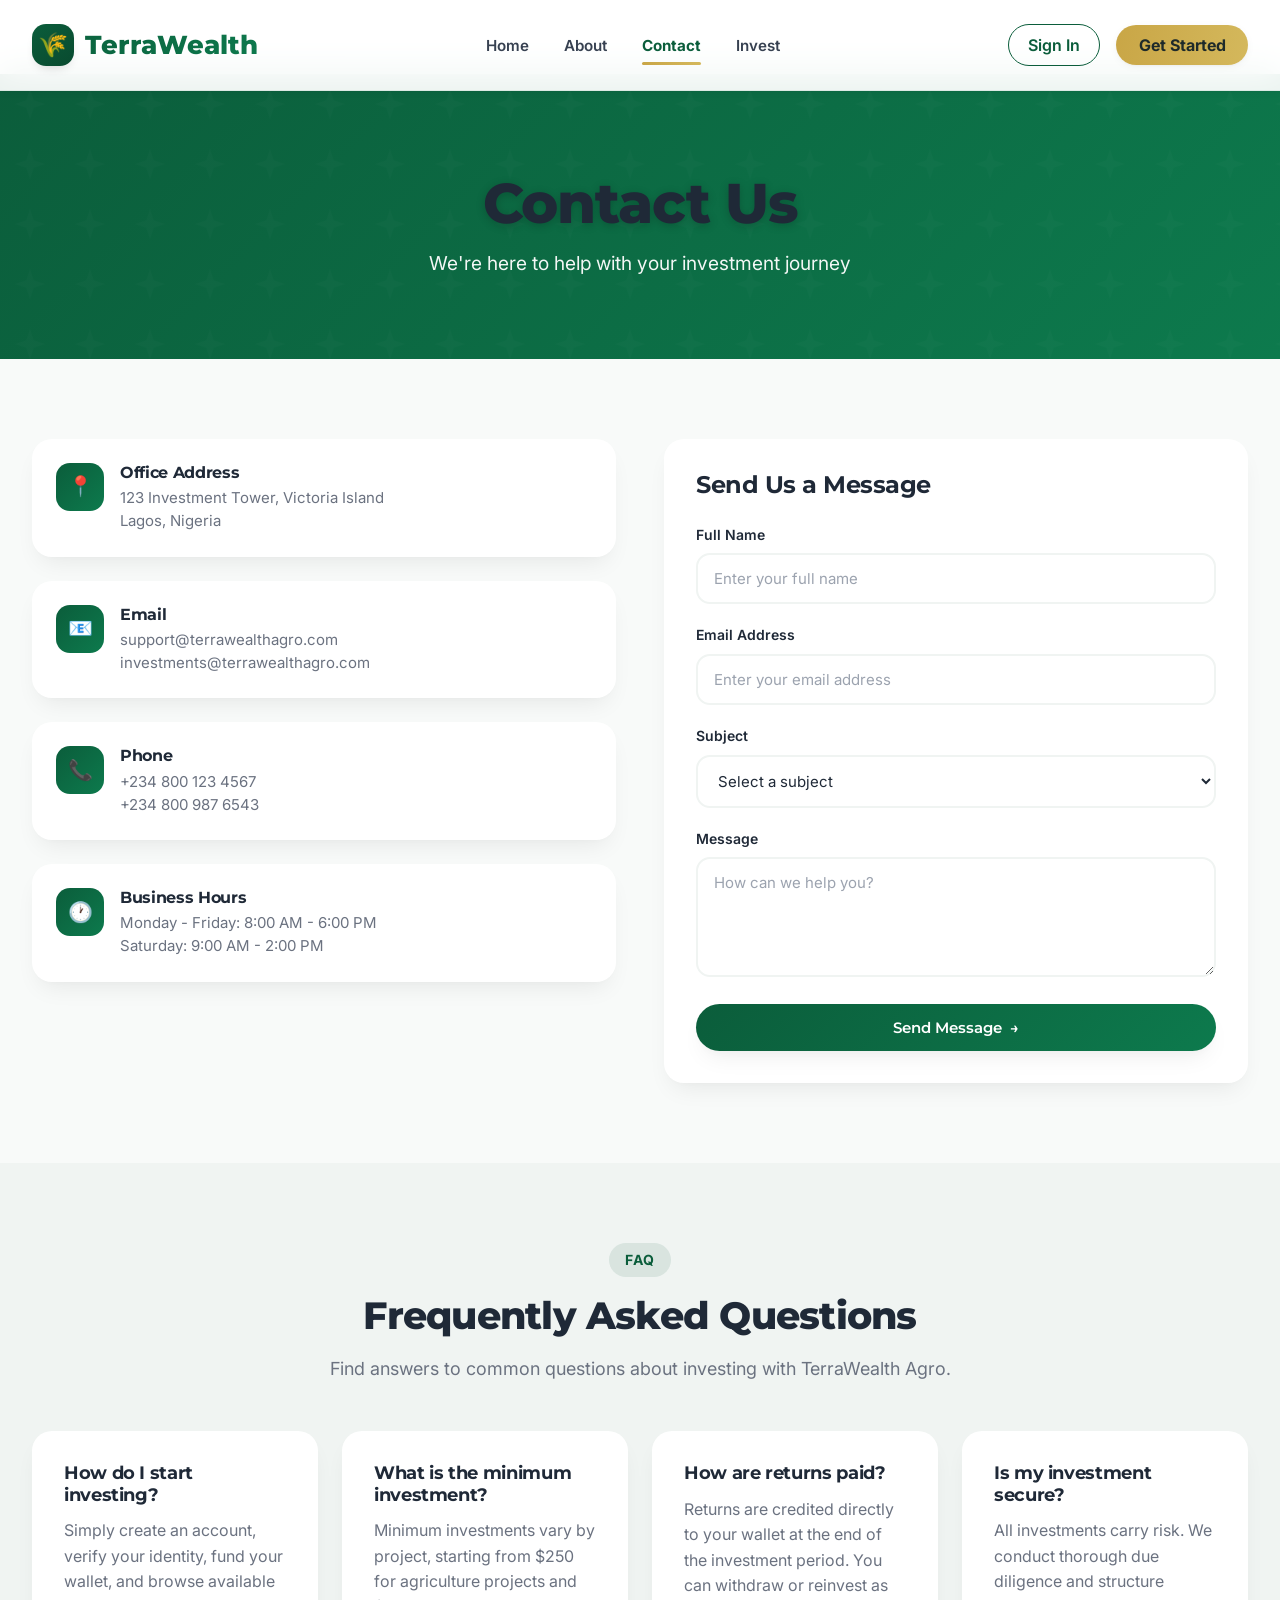
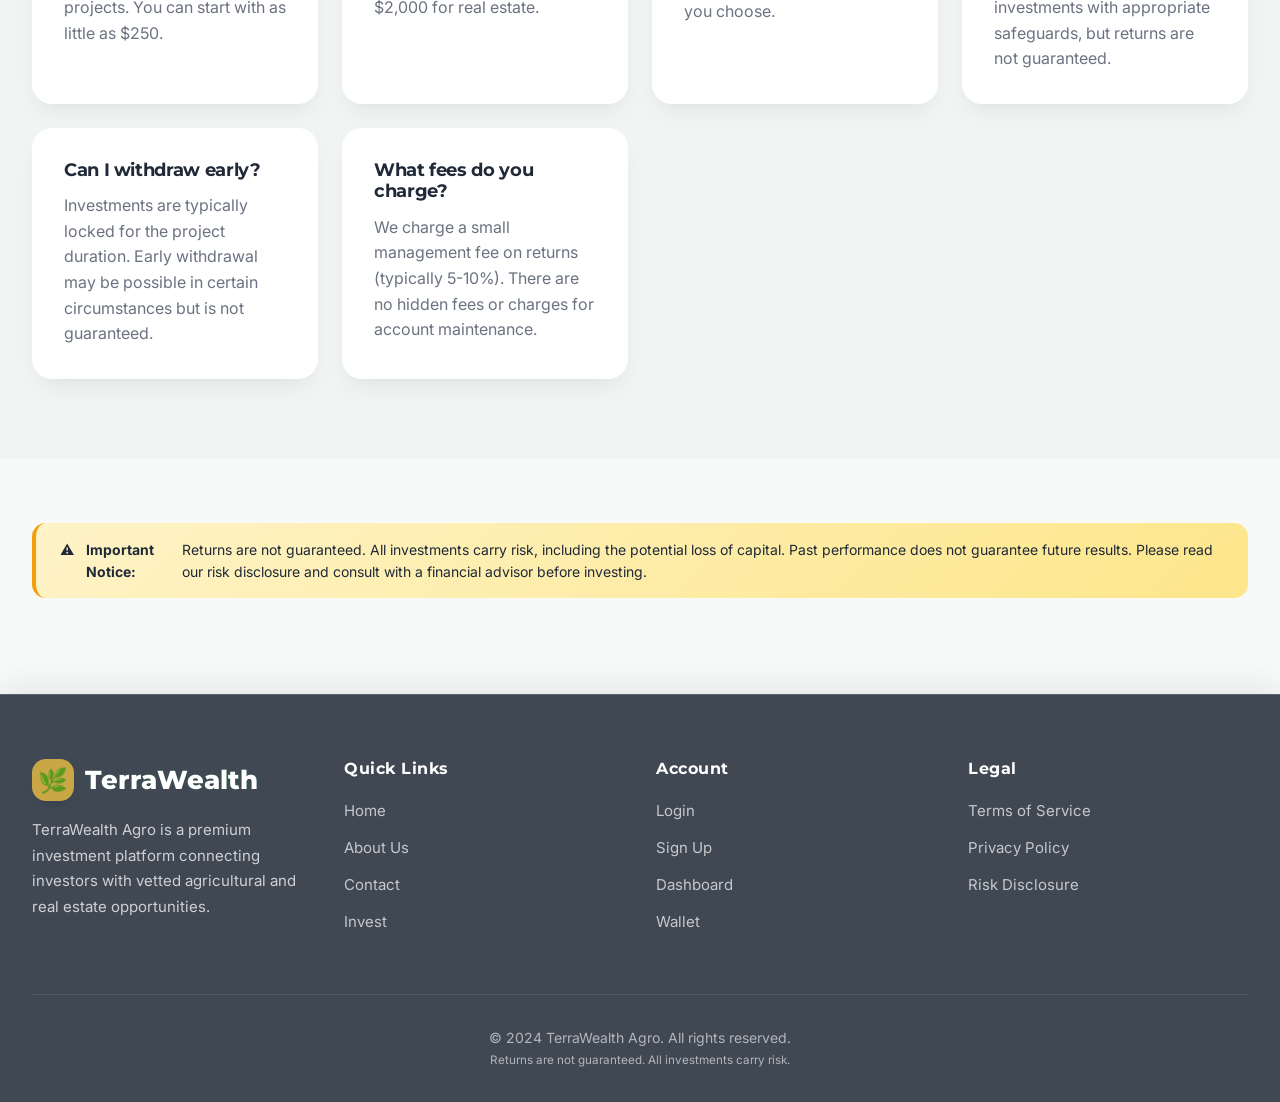
<file: contact.html>
<!DOCTYPE html>
<html lang="en">
<head>
  <meta charset="UTF-8">
  <meta name="viewport" content="width=device-width, initial-scale=1.0">
  <title>TerraWealth Agro | Contact – World-Class Investment Platform</title>
  <meta name="description" content="Get in touch with TerraWealth Agro. We're here to help with your investment questions.">
  
  <!-- Fonts & Preconnects -->
  <link rel="preconnect" href="https://fonts.googleapis.com">
  <link rel="preconnect" href="https://fonts.gstatic.com" crossorigin>
  <link href="https://fonts.googleapis.com/css2?family=Inter:opsz,wght@14..32,300;14..32,400;14..32,500;14..32,600;14..32,700;14..32,800&family=Montserrat:wght@400;500;600;700;800&display=swap" rel="stylesheet">
  
  <!-- Font Awesome 6 -->
  <link rel="stylesheet" href="https://cdnjs.cloudflare.com/ajax/libs/font-awesome/6.0.0-beta3/css/all.min.css">
  <link rel="stylesheet" href="./css/styles.css">
  <style>
    /* ------------------------------------------------------------
       TERRAWEALTH AGRO — WORLD-CLASS CONTACT PAGE
       Preserves all original content, adds premium navbar, preloader, glass footer
    ------------------------------------------------------------ */
    :root {
      --deep-green: #0B5D3B;
      --deep-green-dark: #094a2f;
      --deep-green-light: #0d7a4d;
      --gold: #C9A646;
      --gold-light: #d4b85c;
      --gold-dark: #b8943a;
      --white: #FFFFFF;
      --off-white: #F8FAF9;
      --light-gray: #F0F4F2;
      --medium-gray: #9CA3AF;
      --dark-gray: #374151;
      --text-dark: #1F2937;
      --text-light: #6B7280;
      --success: #10B981;
      --warning: #F59E0B;
      --danger: #EF4444;
      --info: #3B82F6;
      --shadow-xs: 0 1px 2px rgba(0,0,0,0.03);
      --shadow-sm: 0 2px 8px rgba(0,0,0,0.04), 0 1px 2px rgba(0,0,0,0.03);
      --shadow-md: 0 12px 24px -8px rgba(0,0,0,0.08), 0 4px 8px -2px rgba(0,0,0,0.02);
      --shadow-lg: 0 20px 32px -12px rgba(0,0,0,0.12), 0 8px 12px -6px rgba(0,0,0,0.05);
      --shadow-xl: 0 30px 40px -16px rgba(0,0,0,0.18);
      --radius-sm: 8px;
      --radius-md: 14px;
      --radius-lg: 20px;
      --radius-xl: 28px;
      --transition-smooth: all 0.35s cubic-bezier(0.2, 0.9, 0.4, 1.1);
    }

    * {
      margin: 0;
      padding: 0;
      box-sizing: border-box;
    }

    body {
      font-family: 'Inter', 'Open Sans', system-ui, -apple-system, sans-serif;
      font-size: 16px;
      line-height: 1.55;
      color: var(--text-dark);
      background-color: var(--off-white);
      scroll-behavior: smooth;
    }

    h1, h2, h3, h4, h5, h6 {
      font-family: 'Montserrat', 'Inter', sans-serif;
      font-weight: 700;
      line-height: 1.2;
      letter-spacing: -0.02em;
    }

    .container {
      max-width: 1280px;
      margin: 0 auto;
      padding: 0 2rem;
    }

    /* ========== WORLD-CLASS NAVBAR (GLASS, MODERN, ANIMATED) ========== */
    .navbar {
      position: fixed;
      top: 0;
      left: 0;
      width: 100%;
      z-index: 1100;
      background: rgba(255, 255, 255, 0.92);
      backdrop-filter: blur(16px);
      -webkit-backdrop-filter: blur(16px);
      border-bottom: 1px solid rgba(11, 93, 59, 0.08);
      transition: all 0.4s ease;
      padding: 0.5rem 0;
    }

    .navbar.scrolled {
      background: rgba(255, 255, 255, 0.97);
      backdrop-filter: blur(20px);
      box-shadow: var(--shadow-md);
      padding: 0.2rem 0;
    }

    .navbar .container {
      display: flex;
      align-items: center;
      justify-content: space-between;
      height: 74px;
    }

    .logo {
      display: flex;
      align-items: center;
      gap: 0.7rem;
      font-family: 'Montserrat', sans-serif;
      font-weight: 800;
      font-size: 1.65rem;
      background: linear-gradient(135deg, var(--deep-green) 0%, var(--deep-green-light) 100%);
      -webkit-background-clip: text;
      background-clip: text;
      color: transparent;
      transition: transform 0.2s;
    }
    .logo:hover { transform: scale(1.02); }

    .logo-icon {
      width: 42px;
      height: 42px;
      background: linear-gradient(145deg, var(--deep-green), var(--deep-green-dark));
      border-radius: var(--radius-md);
      display: flex;
      align-items: center;
      justify-content: center;
      color: var(--gold);
      font-size: 1.5rem;
      box-shadow: 0 6px 12px -6px rgba(0,0,0,0.2);
      transition: all 0.2s;
    }

    .nav-links {
      display: flex;
      gap: 2.2rem;
      list-style: none;
    }

    .nav-links a {
      font-weight: 600;
      font-size: 0.95rem;
      color: var(--dark-gray);
      position: relative;
      padding: 0.5rem 0;
      transition: color 0.2s;
    }

    .nav-links a::after {
      content: '';
      position: absolute;
      bottom: -2px;
      left: 0;
      width: 0%;
      height: 2.5px;
      background: linear-gradient(90deg, var(--gold), var(--gold-light));
      border-radius: 2px;
      transition: width 0.3s ease;
    }

    .nav-links a:hover { color: var(--deep-green); }
    .nav-links a:hover::after,
    .nav-links a.active::after { width: 100%; }
    .nav-links a.active { color: var(--deep-green); font-weight: 700; }

    .nav-auth {
      display: flex;
      gap: 1rem;
      align-items: center;
    }

    .btn-outline-light {
      background: transparent;
      border: 1.5px solid var(--deep-green);
      color: var(--deep-green);
      padding: 0.5rem 1.2rem;
      border-radius: 40px;
      font-weight: 600;
      transition: all 0.25s;
    }
    .btn-outline-light:hover {
      background: var(--deep-green);
      color: white;
      transform: translateY(-2px);
    }
    .btn-primary-gold {
      background: linear-gradient(100deg, var(--gold), var(--gold-light));
      border: none;
      color: #1e2a2a;
      padding: 0.5rem 1.4rem;
      border-radius: 40px;
      font-weight: 700;
      box-shadow: var(--shadow-sm);
      transition: all 0.25s;
    }
    .btn-primary-gold:hover {
      transform: translateY(-2px);
      box-shadow: var(--shadow-md);
      filter: brightness(1.02);
    }

    /* mobile menu button */
    .mobile-menu-btn {
      display: none;
      flex-direction: column;
      gap: 6px;
      background: none;
      border: none;
      cursor: pointer;
      padding: 8px;
      z-index: 1150;
      position: relative;
    }
    .mobile-menu-btn span {
      width: 28px;
      height: 2.5px;
      background: var(--deep-green);
      border-radius: 4px;
      transition: all 0.25s cubic-bezier(0.4, 0, 0.2, 1);
    }

    /* WORLD-CLASS FULLSCREEN HAMBURGER MENU (SLIDE FROM RIGHT) */
    .mobile-menu-overlay {
      position: fixed;
      top: 0;
      right: 0;
      width: 100%;
      height: 100%;
      background: rgba(10, 40, 25, 0.96);
      backdrop-filter: blur(20px);
      -webkit-backdrop-filter: blur(20px);
      z-index: 1200;
      transform: translateX(100%);
      transition: transform 0.5s cubic-bezier(0.2, 0.9, 0.4, 1.1);
      visibility: hidden;
      display: flex;
      flex-direction: column;
      justify-content: center;
      align-items: center;
    }
    .mobile-menu-overlay.active {
      transform: translateX(0);
      visibility: visible;
    }
    .mobile-menu-container {
      width: 90%;
      max-width: 400px;
      text-align: center;
      padding: 2rem;
    }
    .mobile-menu-container .nav-links {
      display: flex;
      flex-direction: column;
      gap: 2rem;
      margin-bottom: 2.5rem;
    }
    .mobile-menu-container .nav-links li {
      list-style: none;
    }
    .mobile-menu-container .nav-links a {
      font-size: 1.6rem;
      font-weight: 600;
      color: white;
      letter-spacing: -0.3px;
      transition: all 0.2s;
      position: relative;
      display: inline-block;
    }
    .mobile-menu-container .nav-links a::after {
      content: '';
      position: absolute;
      bottom: -6px;
      left: 50%;
      transform: translateX(-50%);
      width: 0%;
      height: 2px;
      background: linear-gradient(90deg, var(--gold), var(--gold-light));
      transition: width 0.25s;
    }
    .mobile-menu-container .nav-links a:hover::after,
    .mobile-menu-container .nav-links a.active::after {
      width: 70%;
    }
    .mobile-menu-container .nav-links a:hover {
      color: var(--gold-light);
    }
    .mobile-menu-container .nav-auth {
      display: flex;
      flex-direction: column;
      gap: 1rem;
      width: 100%;
    }
    .mobile-menu-container .nav-auth .btn {
      width: 100%;
      text-align: center;
      background: rgba(255,255,240,0.1);
      backdrop-filter: blur(4px);
      border: 1px solid rgba(255,215,120,0.4);
      color: white;
      padding: 0.9rem;
      font-size: 1rem;
    }
    .mobile-menu-container .nav-auth .btn-primary-gold {
      background: linear-gradient(100deg, var(--gold), var(--gold-light));
      color: #1e2a2a;
      border: none;
    }
    .mobile-close-btn {
      position: absolute;
      top: 28px;
      right: 28px;
      background: rgba(255,255,255,0.2);
      border: none;
      width: 48px;
      height: 48px;
      border-radius: 50%;
      font-size: 1.8rem;
      color: white;
      cursor: pointer;
      transition: all 0.2s;
      backdrop-filter: blur(8px);
      display: flex;
      align-items: center;
      justify-content: center;
    }
    .mobile-close-btn:hover {
      background: rgba(255,255,255,0.4);
      transform: rotate(90deg);
    }
    body.menu-open {
      overflow: hidden;
    }

    @media (max-width: 880px) {
      .nav-links, .nav-auth {
        display: none;
      }
      .mobile-menu-btn {
        display: flex;
      }
      /* hide old .mobile-menu if exists */
      .mobile-menu {
        display: none;
      }
    }

    /* ========== PAGE HEADER (HERO) ========== */
    .page-header {
      background: linear-gradient(135deg, var(--deep-green) 0%, var(--deep-green-light) 100%);
      padding: 6rem 0 5rem;
      color: var(--white);
      text-align: center;
      margin-top: 74px;
      position: relative;
      overflow: hidden;
    }
    .page-header::before {
      content: '';
      position: absolute;
      inset: 0;
      background-image: url("data:image/svg+xml,%3Csvg width='80' height='80' viewBox='0 0 80 80' xmlns='http://www.w3.org/2000/svg'%3E%3Cg fill='none' fill-rule='evenodd'%3E%3Cg fill='%23ffffff' fill-opacity='0.05'%3E%3Cpath d='M40 20 L45 35 L60 40 L45 45 L40 60 L35 45 L20 40 L35 35 Z'/%3E%3C/g%3E%3C/g%3E%3C/svg%3E");
      background-repeat: repeat;
      background-size: 60px;
      opacity: 0.3;
      animation: slowDrift 40s linear infinite;
      pointer-events: none;
    }
    @keyframes slowDrift {
      0% { background-position: 0 0; }
      100% { background-position: 120px 120px; }
    }
    .page-header .container {
      position: relative;
      z-index: 2;
    }
    .page-title {
      font-size: clamp(2.5rem, 5vw, 3.5rem);
      font-weight: 800;
      margin-bottom: 0.75rem;
      text-shadow: 0 2px 10px rgba(0,0,0,0.2);
    }
    .page-subtitle {
      font-size: 1.2rem;
      opacity: 0.95;
      max-width: 700px;
      margin: 0 auto;
    }

    /* Contact sections (preserved) */
    .section {
      padding: 5rem 0;
    }
    .section-header {
      text-align: center;
      max-width: 640px;
      margin: 0 auto 3rem;
    }
    .section-label {
      display: inline-block;
      padding: 0.375rem 1rem;
      background: rgba(11, 93, 59, 0.1);
      color: var(--deep-green);
      font-size: 0.875rem;
      font-weight: 700;
      text-transform: uppercase;
      letter-spacing: 0.05em;
      border-radius: 50px;
      margin-bottom: 1rem;
    }
    .contact-grid {
      display: grid;
      grid-template-columns: 1fr 1fr;
      gap: 3rem;
    }
    .contact-info {
      display: flex;
      flex-direction: column;
      gap: 1.5rem;
    }
    .contact-item {
      display: flex;
      align-items: flex-start;
      gap: 1rem;
      padding: 1.5rem;
      background: var(--white);
      border-radius: var(--radius-lg);
      box-shadow: var(--shadow-md);
      transition: all 0.3s;
    }
    .contact-item:hover {
      transform: translateY(-4px);
      box-shadow: var(--shadow-lg);
    }
    .contact-icon {
      width: 48px;
      height: 48px;
      background: linear-gradient(135deg, var(--deep-green) 0%, var(--deep-green-light) 100%);
      border-radius: var(--radius-md);
      display: flex;
      align-items: center;
      justify-content: center;
      color: var(--white);
      font-size: 1.25rem;
      flex-shrink: 0;
    }
    .contact-form-card {
      background: var(--white);
      padding: 2rem;
      border-radius: var(--radius-lg);
      box-shadow: var(--shadow-md);
      transition: all 0.3s;
    }
    .contact-form-card:hover {
      transform: translateY(-4px);
      box-shadow: var(--shadow-lg);
    }
    .features-grid {
      display: grid;
      grid-template-columns: repeat(auto-fit, minmax(280px, 1fr));
      gap: 1.5rem;
    }
    .feature-card {
      background: var(--white);
      padding: 2rem;
      border-radius: var(--radius-lg);
      box-shadow: var(--shadow-md);
      transition: all 0.3s;
    }
    .feature-card:hover {
      transform: translateY(-4px);
      box-shadow: var(--shadow-xl);
    }
    .disclaimer {
      background: linear-gradient(135deg, #FEF3C7 0%, #FDE68A 100%);
      padding: 1rem 1.5rem;
      border-radius: var(--radius-md);
      border-left: 4px solid var(--warning);
      margin: 2rem 0;
    }
    .disclaimer-text {
      font-size: 0.875rem;
      color: var(--text-dark);
      display: flex;
      align-items: flex-start;
      gap: 0.75rem;
    }
    .btn-primary {
      background: linear-gradient(135deg, var(--deep-green) 0%, var(--deep-green-light) 100%);
      color: var(--white);
      border-radius: 40px;
      font-weight: 600;
      transition: all 0.25s;
    }
    .btn-primary:hover {
      transform: translateY(-2px);
      box-shadow: var(--shadow-lg);
    }
    .form-input, .form-textarea, .form-select {
      width: 100%;
      padding: 0.875rem 1rem;
      font-size: 0.9375rem;
      border: 2px solid var(--light-gray);
      border-radius: var(--radius-md);
      transition: all 0.2s;
    }
    .form-input:focus, .form-textarea:focus, .form-select:focus {
      border-color: var(--deep-green);
      outline: none;
      box-shadow: 0 0 0 3px rgba(11,93,59,0.1);
    }
    @media (max-width: 768px) {
      .contact-grid {
        grid-template-columns: 1fr;
      }
      .container {
        padding: 0 1.2rem;
      }
    }

    /* ========== WORLD-CLASS PRELOADER ========== */
    #preloader {
      position: fixed;
      top: 0;
      left: 0;
      width: 100%;
      height: 100%;
      background: linear-gradient(135deg, #0B5D3B 0%, #0a4a2e 100%);
      z-index: 99999;
      display: flex;
      align-items: center;
      justify-content: center;
      flex-direction: column;
      gap: 1.5rem;
      transition: opacity 0.6s cubic-bezier(0.23, 1, 0.32, 1), visibility 0.6s;
    }
    #preloader.hide-preloader {
      opacity: 0;
      visibility: hidden;
      pointer-events: none;
    }
    .preloader-content {
      text-align: center;
      animation: fadeInScale 0.7s ease-out;
    }
    .preloader-logo {
      font-size: 5rem;
      animation: gentleFloat 2s infinite ease-in-out, leafGlow 1.8s infinite alternate;
      filter: drop-shadow(0 10px 20px rgba(0,0,0,0.2));
    }
    .preloader-text {
      font-family: 'Montserrat', sans-serif;
      font-weight: 800;
      font-size: 2rem;
      background: linear-gradient(135deg, #FFFFFF 30%, #C9A646 80%);
      -webkit-background-clip: text;
      background-clip: text;
      color: transparent;
      letter-spacing: -0.5px;
    }
    .preloader-sub {
      color: rgba(255,255,255,0.85);
      font-weight: 500;
      letter-spacing: 1px;
      font-size: 0.9rem;
    }
    .preloader-spinner {
      width: 56px;
      height: 56px;
      margin-top: 1rem;
      border: 3px solid rgba(255,255,255,0.2);
      border-top: 3px solid var(--gold);
      border-right: 3px solid var(--gold-light);
      border-radius: 50%;
      animation: spinLoader 0.9s infinite linear;
    }
    @keyframes spinLoader { to { transform: rotate(360deg); } }
    @keyframes gentleFloat {
      0%,100% { transform: translateY(0); }
      50% { transform: translateY(-12px); }
    }
    @keyframes leafGlow {
      0% { text-shadow: 0 0 0px rgba(201,166,70,0.2); }
      100% { text-shadow: 0 0 20px rgba(201,166,70,0.6); }
    }
    @keyframes fadeInScale {
      from { opacity: 0; transform: scale(0.94); }
      to { opacity: 1; transform: scale(1); }
    }

    /* ========== GLASSMORPHIC FOOTER ========== */
    .footer {
      background: rgba(31, 41, 55, 0.85);
      backdrop-filter: blur(14px);
      -webkit-backdrop-filter: blur(14px);
      border-top: 1px solid rgba(255, 255, 255, 0.15);
      box-shadow: 0 -8px 32px rgba(0, 0, 0, 0.08);
      color: var(--white);
      padding: 4rem 0 2rem;
      margin-top: 2rem;
    }
    .footer .logo {
      color: var(--white);
      margin-bottom: 1rem;
    }
    .footer .logo-icon {
      background: var(--gold);
    }
    .footer-text {
      color: rgba(255, 255, 255, 0.75);
      line-height: 1.7;
      font-size: 0.9375rem;
    }
    .footer-title {
      color: var(--white);
      font-weight: 700;
      letter-spacing: 0.5px;
      font-size: 1rem;
      margin-bottom: 1.25rem;
    }
    .footer-links {
      list-style: none;
    }
    .footer-links li {
      margin-bottom: 0.75rem;
    }
    .footer-links a {
      color: rgba(255, 255, 255, 0.7);
      font-size: 0.9375rem;
      transition: all 0.2s ease;
    }
    .footer-links a:hover {
      color: var(--gold);
      transform: translateX(3px);
    }
    .footer-grid {
      display: grid;
      grid-template-columns: repeat(auto-fit, minmax(200px, 1fr));
      gap: 2rem;
      margin-bottom: 3rem;
    }
    .footer-bottom {
      padding-top: 2rem;
      border-top: 1px solid rgba(255, 255, 255, 0.1);
      text-align: center;
    }
    .footer-copyright {
      color: rgba(255, 255, 255, 0.6);
      font-size: 0.875rem;
    }

    /* utility animations */
    [data-animate] {
      opacity: 0;
      transform: translateY(18px);
      transition: opacity 0.6s ease, transform 0.6s ease;
    }
    [data-animate].animate-fadeInUp {
      opacity: 1;
      transform: translateY(0);
    }
  </style>
</head>
<body>

<!-- WORLD-CLASS PRELOADER -->
<div id="preloader">
  <div class="preloader-content">
    <div class="preloader-logo">🌿</div>
    <div class="preloader-text">TerraWealth Agro</div>
    <div class="preloader-sub">Real Assets · Real Returns</div>
    <div class="preloader-spinner"></div>
  </div>
</div>

<!-- ENHANCED NAVBAR (glass, world‑class) -->
<nav class="navbar">
  <div class="container">
    <a href="index.html" class="logo">
      <div class="logo-icon">🌾</div>
      <span>TerraWealth</span>
    </a>
    <ul class="nav-links">
      <li><a href="index.html">Home</a></li>
      <li><a href="about.html">About</a></li>
      <li><a href="contact.html" class="active">Contact</a></li>
      <li><a href="invest.html">Invest</a></li>
    </ul>
    <div class="nav-auth">
      <a href="login.html" class="btn-outline-light">Sign In</a>
      <a href="signup.html" class="btn-primary-gold">Get Started</a>
      <a href="dashboard.html" class="btn-primary-gold dashboard-link" style="display: none;">Dashboard</a>
    </div>
    <button class="mobile-menu-btn" id="hamburgerBtn" aria-label="Menu">
      <span></span><span></span><span></span>
    </button>
  </div>
</nav>

<!-- WORLD-CLASS FULLSCREEN HAMBURGER MENU -->
<div id="mobileMenuOverlay" class="mobile-menu-overlay">
  <button id="closeMobileMenu" class="mobile-close-btn" aria-label="Close menu">✕</button>
  <div class="mobile-menu-container">
    <ul class="nav-links">
      <li><a href="index.html">Home</a></li>
      <li><a href="about.html">About</a></li>
      <li><a href="contact.html" class="active">Contact</a></li>
      <li><a href="invest.html">Invest</a></li>
    </ul>
    <div class="nav-auth">
      <a href="login.html" class="btn-outline-light">Sign In</a>
      <a href="signup.html" class="btn-primary-gold">Get Started</a>
      <a href="dashboard.html" class="btn-primary-gold dashboard-link" style="display: none;">Dashboard</a>
    </div>
  </div>
</div>

<!-- Page Header -->
<header class="page-header">
  <div class="container">
    <h1 class="page-title">Contact Us</h1>
    <p class="page-subtitle">We're here to help with your investment journey</p>
  </div>
</header>

<!-- Contact Section -->
<section class="section">
  <div class="container">
    <div class="contact-grid">
      <!-- Contact Info -->
      <div class="contact-info">
        <div class="contact-item" data-animate="animate-fadeInUp">
          <div class="contact-icon">📍</div>
          <div>
            <h4>Office Address</h4>
            <p>123 Investment Tower, Victoria Island<br>Lagos, Nigeria</p>
          </div>
        </div>
        
        <div class="contact-item" data-animate="animate-fadeInUp" style="animation-delay: 0.1s;">
          <div class="contact-icon">📧</div>
          <div>
            <h4>Email</h4>
            <p>support@terrawealthagro.com<br>investments@terrawealthagro.com</p>
          </div>
        </div>
        
        <div class="contact-item" data-animate="animate-fadeInUp" style="animation-delay: 0.2s;">
          <div class="contact-icon">📞</div>
          <div>
            <h4>Phone</h4>
            <p>+234 800 123 4567<br>+234 800 987 6543</p>
          </div>
        </div>
        
        <div class="contact-item" data-animate="animate-fadeInUp" style="animation-delay: 0.3s;">
          <div class="contact-icon">🕐</div>
          <div>
            <h4>Business Hours</h4>
            <p>Monday - Friday: 8:00 AM - 6:00 PM<br>Saturday: 9:00 AM - 2:00 PM</p>
          </div>
        </div>
      </div>
      
      <!-- Contact Form -->
      <div class="contact-form-card" data-animate="animate-fadeInUp" style="animation-delay: 0.15s;">
        <h3 style="margin-bottom: 1.5rem; font-size: 1.5rem;">Send Us a Message</h3>
        <form id="contact-form">
          <div class="form-group">
            <label class="form-label" for="name">Full Name</label>
            <input type="text" id="name" name="name" class="form-input" placeholder="Enter your full name" required>
          </div>
          
          <div class="form-group">
            <label class="form-label" for="email">Email Address</label>
            <input type="email" id="email" name="email" class="form-input" placeholder="Enter your email address" required>
          </div>
          
          <div class="form-group">
            <label class="form-label" for="subject">Subject</label>
            <select id="subject" name="subject" class="form-select" required>
              <option value="">Select a subject</option>
              <option value="general">General Inquiry</option>
              <option value="investment">Investment Question</option>
              <option value="support">Account Support</option>
              <option value="partnership">Partnership Opportunity</option>
              <option value="other">Other</option>
            </select>
          </div>
          
          <div class="form-group">
            <label class="form-label" for="message">Message</label>
            <textarea id="message" name="message" class="form-textarea" placeholder="How can we help you?" required></textarea>
          </div>
          
          <button type="submit" class="btn btn-primary btn-full">
            <span>Send Message</span>
            <span>→</span>
          </button>
        </form>
      </div>
    </div>
  </div>
</section>

<!-- FAQ Section -->
<section class="section" style="background: var(--light-gray);">
  <div class="container">
    <div class="section-header">
      <span class="section-label">FAQ</span>
      <h2 class="section-title">Frequently Asked Questions</h2>
      <p class="section-subtitle">
        Find answers to common questions about investing with TerraWealth Agro.
      </p>
    </div>
    
    <div class="features-grid">
      <div class="feature-card" data-animate="animate-fadeInUp">
        <h3 class="feature-title" style="font-size: 1.125rem;">How do I start investing?</h3>
        <p class="feature-text">
          Simply create an account, verify your identity, fund your wallet, and browse available projects. 
          You can start with as little as $250.
        </p>
      </div>
      
      <div class="feature-card" data-animate="animate-fadeInUp" style="animation-delay: 0.1s;">
        <h3 class="feature-title" style="font-size: 1.125rem;">What is the minimum investment?</h3>
        <p class="feature-text">
          Minimum investments vary by project, starting from $250 for agriculture projects and $2,000 for real estate.
        </p>
      </div>
      
      <div class="feature-card" data-animate="animate-fadeInUp" style="animation-delay: 0.2s;">
        <h3 class="feature-title" style="font-size: 1.125rem;">How are returns paid?</h3>
        <p class="feature-text">
          Returns are credited directly to your wallet at the end of the investment period. 
          You can withdraw or reinvest as you choose.
        </p>
      </div>
      
      <div class="feature-card" data-animate="animate-fadeInUp" style="animation-delay: 0.3s;">
        <h3 class="feature-title" style="font-size: 1.125rem;">Is my investment secure?</h3>
        <p class="feature-text">
          All investments carry risk. We conduct thorough due diligence and structure investments 
          with appropriate safeguards, but returns are not guaranteed.
        </p>
      </div>
      
      <div class="feature-card" data-animate="animate-fadeInUp" style="animation-delay: 0.4s;">
        <h3 class="feature-title" style="font-size: 1.125rem;">Can I withdraw early?</h3>
        <p class="feature-text">
          Investments are typically locked for the project duration. Early withdrawal may be possible 
          in certain circumstances but is not guaranteed.
        </p>
      </div>
      
      <div class="feature-card" data-animate="animate-fadeInUp" style="animation-delay: 0.5s;">
        <h3 class="feature-title" style="font-size: 1.125rem;">What fees do you charge?</h3>
        <p class="feature-text">
          We charge a small management fee on returns (typically 5-10%). There are no hidden fees 
          or charges for account maintenance.
        </p>
      </div>
    </div>
  </div>
</section>

<!-- Disclaimer -->
<section class="section" style="padding: 2rem 0;">
  <div class="container">
    <div class="disclaimer">
      <p class="disclaimer-text">
        <strong>Important Notice:</strong> Returns are not guaranteed. All investments carry risk, including the potential loss of capital. 
        Past performance does not guarantee future results. Please read our risk disclosure and consult with a financial advisor before investing.
      </p>
    </div>
  </div>
</section>

<!-- GLASSMORPHIC FOOTER -->
<footer class="footer">
  <div class="container">
    <div class="footer-grid">
      <div class="footer-brand">
        <a href="index.html" class="logo">
          <div class="logo-icon">🌿</div>
          <span>TerraWealth</span>
        </a>
        <p class="footer-text">
          TerraWealth Agro is a premium investment platform connecting investors with vetted agricultural and real estate opportunities.
        </p>
      </div>
      
      <div>
        <h4 class="footer-title">Quick Links</h4>
        <ul class="footer-links">
          <li><a href="index.html">Home</a></li>
          <li><a href="about.html">About Us</a></li>
          <li><a href="contact.html">Contact</a></li>
          <li><a href="invest.html">Invest</a></li>
        </ul>
      </div>
      
      <div>
        <h4 class="footer-title">Account</h4>
        <ul class="footer-links">
          <li><a href="login.html">Login</a></li>
          <li><a href="signup.html">Sign Up</a></li>
          <li><a href="dashboard.html">Dashboard</a></li>
          <li><a href="wallet.html">Wallet</a></li>
        </ul>
      </div>
      
      <div>
        <h4 class="footer-title">Legal</h4>
        <ul class="footer-links">
          <li><a href="#">Terms of Service</a></li>
          <li><a href="#">Privacy Policy</a></li>
          <li><a href="#">Risk Disclosure</a></li>
        </ul>
      </div>
    </div>
    
    <div class="footer-bottom">
      <p class="footer-copyright">
        © 2024 TerraWealth Agro. All rights reserved. 
        <br>
        <small>Returns are not guaranteed. All investments carry risk.</small>
      </p>
    </div>
  </div>
</footer>

<!-- Scripts -->
<script src="js/auth.js"></script>
<script src="js/wallet.js"></script>
<script src="js/projects.js"></script>
<script src="js/investment.js"></script>
<script src="js/main.js"></script>

<script>
  (function() {
    // Hide preloader after load
    window.addEventListener('load', () => {
      const preloader = document.getElementById('preloader');
      if(preloader) {
        preloader.classList.add('hide-preloader');
        setTimeout(() => preloader.style.display = 'none', 700);
      }
    });

    // Mobile menu toggle (world-class hamburger)
    const hamburgerBtn = document.getElementById('hamburgerBtn');
    const mobileOverlay = document.getElementById('mobileMenuOverlay');
    const closeMenuBtn = document.getElementById('closeMobileMenu');
    const menuLinks = document.querySelectorAll('#mobileMenuOverlay .nav-links a');
    function openMenu() { mobileOverlay.classList.add('active'); document.body.classList.add('menu-open'); }
    function closeMenu() { mobileOverlay.classList.remove('active'); document.body.classList.remove('menu-open'); }
    if (hamburgerBtn) hamburgerBtn.addEventListener('click', openMenu);
    if (closeMenuBtn) closeMenuBtn.addEventListener('click', closeMenu);
    menuLinks.forEach(link => link.addEventListener('click', closeMenu));
    document.addEventListener('keydown', (e) => { if (e.key === 'Escape' && mobileOverlay.classList.contains('active')) closeMenu(); });

    // Navbar scroll effect
    const navbar = document.querySelector('.navbar');
    window.addEventListener('scroll', () => {
      if(window.scrollY > 20) navbar.classList.add('scrolled');
      else navbar.classList.remove('scrolled');
    });

    // Intersection Observer for animations
    const animateElements = document.querySelectorAll('[data-animate]');
    const observer = new IntersectionObserver((entries) => {
      entries.forEach(entry => {
        if(entry.isIntersecting) {
          entry.target.classList.add('animate-fadeInUp');
          observer.unobserve(entry.target);
        }
      });
    }, { threshold: 0.1, rootMargin: '0px 0px -30px 0px' });
    animateElements.forEach(el => observer.observe(el));

    // auth/dashboard visibility mock
    function getCurrentUser() { return localStorage.getItem('terrawealth_user'); }
    function updateNavAuth() {
      const user = getCurrentUser();
      document.querySelectorAll('.auth-link').forEach(link => { if(link) link.style.display = user ? 'none' : 'inline-flex'; });
      document.querySelectorAll('.dashboard-link').forEach(link => { if(link) link.style.display = user ? 'inline-flex' : 'none'; });
    }
    updateNavAuth();

    // Contact form handling
    const form = document.getElementById('contact-form');
    if (form) {
      form.addEventListener('submit', function(e) {
        e.preventDefault();
        const name = document.getElementById('name').value;
        const email = document.getElementById('email').value;
        const subject = document.getElementById('subject').value;
        const message = document.getElementById('message').value;
        if (!name || !email || !subject || !message) {
          Toast.error('Please fill in all fields.');
          return;
        }
        const emailPattern = /^[^\s@]+@[^\s@]+\.[^\s@]+$/;
        if (!emailPattern.test(email)) {
          Toast.error('Please enter a valid email address.');
          return;
        }
        const submitBtn = this.querySelector('button[type="submit"]');
        const originalText = submitBtn.innerHTML;
        submitBtn.disabled = true;
        submitBtn.innerHTML = '<span class="spinner" style="width: 20px; height: 20px; border-width: 2px;"></span>';
        setTimeout(() => {
          Toast.success('Thank you for your message! We will get back to you within 24 hours.');
          form.reset();
          submitBtn.disabled = false;
          submitBtn.innerHTML = originalText;
        }, 1500);
      });
    }
  })();
</script>
</body>
</html>
</file>
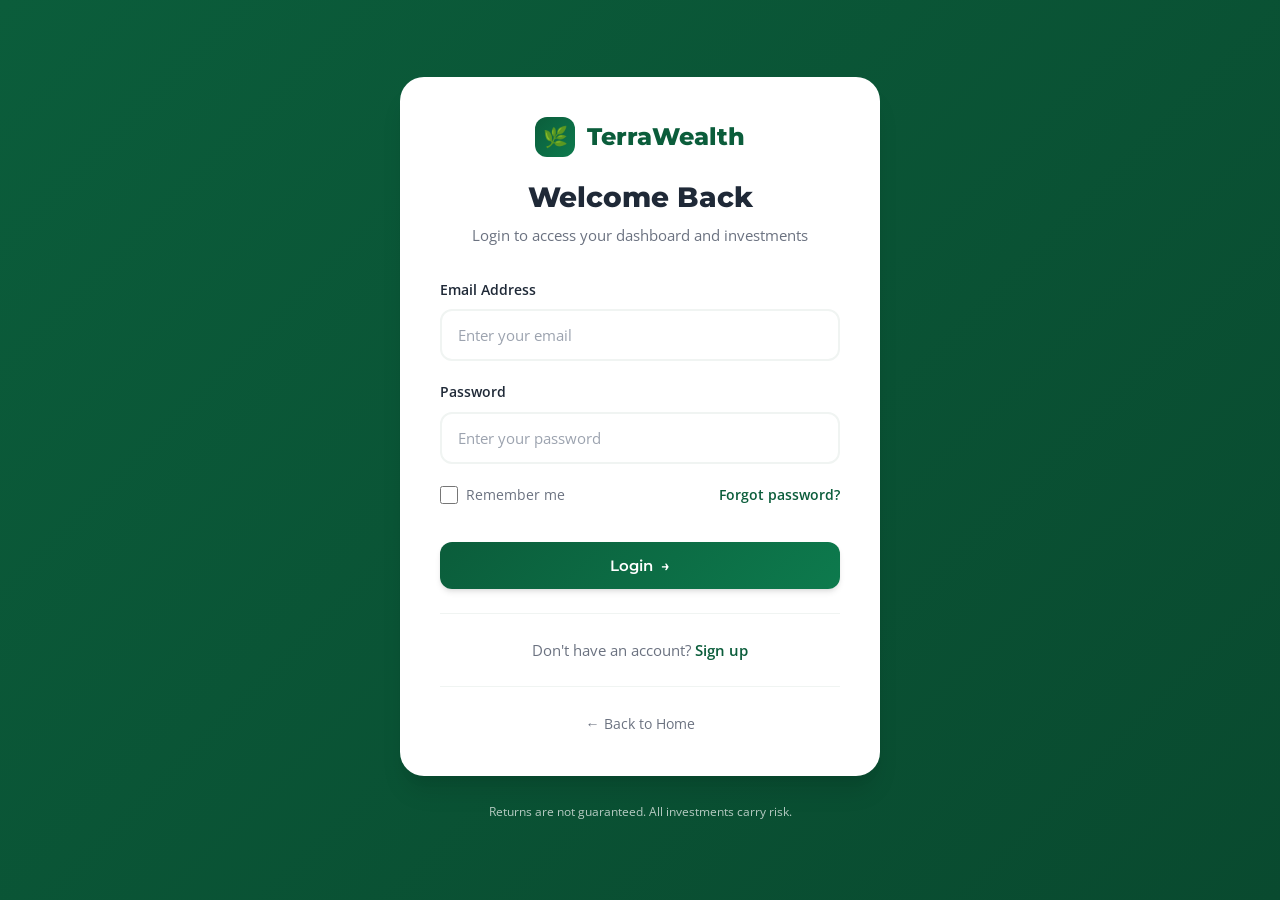
<file: invest.html>
<!DOCTYPE html>
<html lang="en">
<head>
  <meta charset="UTF-8">
  <meta name="viewport" content="width=device-width, initial-scale=1.0">
  <title>Invest - TerraWealth Agro</title>
  <meta name="description" content="Explore vetted agricultural and real estate investment opportunities on TerraWealth Agro.">
  
  <!-- Fonts -->
  <link rel="preconnect" href="https://fonts.googleapis.com">
  <link rel="preconnect" href="https://fonts.gstatic.com" crossorigin>
  <link href="https://fonts.googleapis.com/css2?family=Montserrat:wght@400;500;600;700;800&family=Open+Sans:wght@400;500;600&display=swap" rel="stylesheet">
  
  <!-- Styles -->
  <link rel="stylesheet" href="css/styles.css">
</head>
<body>
  <!-- Dashboard Layout -->
  <div class="dashboard">
    <!-- Sidebar Toggle -->
    <button class="sidebar-toggle">☰</button>
    
    <!-- Sidebar -->
    <aside class="sidebar">
      <div class="sidebar-header">
        <a href="index.html" class="logo">
          <div class="logo-icon">🌿</div>
          <span>TerraWealth</span>
        </a>
      </div>
      
      <nav class="sidebar-nav">
        <ul>
          <li><a href="dashboard.html">
            <span>📊</span>
            <span>Dashboard</span>
          </a></li>
          <li><a href="invest.html" class="active">
            <span>📈</span>
            <span>Invest</span>
          </a></li>
          <li><a href="wallet.html">
            <span>💳</span>
            <span>Wallet</span>
          </a></li>
          <li><a href="updates.html">
            <span>📰</span>
            <span>Updates</span>
          </a></li>
          <li><a href="profile.html">
            <span>👤</span>
            <span>Profile</span>
          </a></li>
        </ul>
      </nav>
      
      <div class="sidebar-footer">
        <a href="#" onclick="handleLogout(); return false;" class="btn btn-secondary btn-full" style="justify-content: center;">
          <span>🚪</span>
          <span>Logout</span>
        </a>
      </div>
    </aside>
    
    <!-- Main Content -->
    <main class="main-content">
      <!-- Header -->
      <div class="dashboard-header">
        <div>
          <h1 class="dashboard-title">Investment Opportunities</h1>
          <p class="dashboard-subtitle">Browse and invest in vetted agricultural and real estate projects</p>
        </div>
        <div class="user-menu">
          <div class="user-avatar" id="header-avatar">U</div>
        </div>
      </div>
      
      <!-- Wallet Summary -->
      <div class="wallet-balance-card" style="margin-bottom: 2rem;">
        <div class="wallet-balance-label">Available Balance</div>
        <div class="wallet-balance-value" id="wallet-balance">$0.00</div>
        <div class="wallet-actions">
          <a href="wallet.html" class="btn btn-gold">+ Fund Wallet</a>
        </div>
      </div>
      
      <!-- Filters -->
      <div style="margin-bottom: 1.5rem;">
        <!-- Search -->
        <div class="search-box">
          <span class="search-icon">🔍</span>
          <input type="text" id="search-input" class="search-input" placeholder="Search projects by name, location, or type...">
        </div>
        
        <!-- Filter Tabs -->
        <div class="filter-tabs">
          <button class="filter-tab active" data-filter="all">All Projects</button>
          <button class="filter-tab" data-filter="agriculture">🌱 Agriculture</button>
          <button class="filter-tab" data-filter="real-estate">🏘️ Real Estate</button>
        </div>
        
        <!-- Risk Filter -->
        <div style="display: flex; gap: 0.5rem; flex-wrap: wrap;">
          <span style="font-size: 0.875rem; color: var(--text-light); padding: 0.625rem 0;">Risk Level:</span>
          <button class="filter-tab active" data-risk="all">All</button>
          <button class="filter-tab" data-risk="low">Low</button>
          <button class="filter-tab" data-risk="medium">Medium</button>
          <button class="filter-tab" data-risk="high">High</button>
        </div>
      </div>
      
      <!-- Projects Grid -->
      <div class="projects-grid" id="projects-list">
        <!-- Projects will be rendered here -->
      </div>
      
      <!-- Empty State (hidden by default) -->
      <div id="no-projects" class="empty-state" style="display: none;">
        <div class="empty-icon">🔍</div>
        <h3 class="empty-title">No Projects Found</h3>
        <p class="empty-text">Try adjusting your search or filter criteria.</p>
        <button onclick="resetFilters()" class="btn btn-primary">Reset Filters</button>
      </div>
      
      <!-- Disclaimer -->
      <div class="disclaimer" style="margin-top: 2rem;">
        <p class="disclaimer-text">
          <strong>Important:</strong> Returns are not guaranteed. All investments carry risk, including the potential loss of capital. 
          Past performance does not guarantee future results. Please review each project's risk disclosure before investing.
        </p>
      </div>
    </main>
  </div>
  
  <!-- Investment Modal -->
  <div class="modal-overlay" id="invest-modal">
    <div class="modal" style="max-width: 500px;">
      <div class="modal-header">
        <h3 class="modal-title">Invest in Project</h3>
        <button class="modal-close" onclick="closeInvestModal()">×</button>
      </div>
      <div class="modal-body">
        <div id="modal-project-info" style="margin-bottom: 1.5rem;">
          <!-- Project info will be inserted here -->
        </div>
        <div class="form-group">
          <label class="form-label" for="invest-amount">Investment Amount ($)</label>
          <input type="number" id="invest-amount" class="form-input" placeholder="Enter amount" min="250">
          <p style="font-size: 0.875rem; color: var(--text-light); margin-top: 0.5rem;">
            Min: <span id="modal-min-amount">$250</span> | 
            Available: <span id="modal-wallet-balance">$0</span>
          </p>
        </div>
        <div class="disclaimer" style="margin: 0;">
          <p class="disclaimer-text" style="font-size: 0.8rem;">
            By investing, you acknowledge that returns are not guaranteed and this investment carries risk.
          </p>
        </div>
      </div>
      <div class="modal-footer">
        <button class="btn btn-secondary" onclick="closeInvestModal()">Cancel</button>
        <button class="btn btn-primary" id="confirm-invest-btn" onclick="confirmInvestment()">Confirm Investment</button>
      </div>
    </div>
  </div>
  
  <!-- Project Details Modal -->
  <div class="modal-overlay" id="details-modal">
    <div class="modal" style="max-width: 700px;">
      <div class="modal-header">
        <h3 class="modal-title" id="details-title">Project Details</h3>
        <button class="modal-close" onclick="closeDetailsModal()">×</button>
      </div>
      <div class="modal-body" id="details-content">
        <!-- Project details will be inserted here -->
      </div>
      <div class="modal-footer">
        <button class="btn btn-secondary" onclick="closeDetailsModal()">Close</button>
        <button class="btn btn-primary" id="details-invest-btn">Invest Now</button>
      </div>
    </div>
  </div>

  <!-- Scripts -->
  <script src="js/auth.js"></script>
  <script src="js/wallet.js"></script>
  <script src="js/projects.js"></script>
  <script src="js/investment.js"></script>
  <script src="js/main.js"></script>
  
  <script>
    // Check authentication
    const currentUser = requireAuth();
    if (!currentUser) {
      throw new Error('Not authenticated');
    }
    
    // Update header
    document.getElementById('header-avatar').textContent = currentUser.name.charAt(0).toUpperCase();
    document.getElementById('wallet-balance').textContent = Format.currency(currentUser.walletBalance || 0);
    
    // Current filter state
    let currentFilter = 'all';
    let currentRisk = 'all';
    let searchQuery = '';
    let selectedProject = null;
    
    // Render projects
    function renderProjects() {
      const container = document.getElementById('projects-list');
      const noProjects = document.getElementById('no-projects');
      
      let projects = getProjects();
      
      // Apply type filter
      if (currentFilter !== 'all') {
        projects = projects.filter(p => p.type === currentFilter);
      }
      
      // Apply risk filter
      if (currentRisk !== 'all') {
        projects = projects.filter(p => p.riskLevel === currentRisk);
      }
      
      // Apply search
      if (searchQuery) {
        const lowerQuery = searchQuery.toLowerCase();
        projects = projects.filter(p => 
          p.name.toLowerCase().includes(lowerQuery) ||
          p.description.toLowerCase().includes(lowerQuery) ||
          p.location.toLowerCase().includes(lowerQuery)
        );
      }
      
      if (projects.length === 0) {
        container.innerHTML = '';
        noProjects.style.display = 'block';
        return;
      }
      
      noProjects.style.display = 'none';
      
      container.innerHTML = projects.map(project => {
        const progress = getProjectProgress(project);
        const typeIcon = project.type === 'agriculture' ? '🌱' : '🏘️';
        const typeLabel = project.type === 'agriculture' ? 'Agriculture' : 'Real Estate';
        
        return `
          <div class="project-card" data-animate="animate-fadeInUp">
            <div class="project-image">
              <span style="font-size: 4rem;">${project.images[0]}</span>
              <span class="project-badge">${typeIcon} ${typeLabel}</span>
            </div>
            <div class="project-content">
              <h3 class="project-title">${project.name}</h3>
              <p class="project-description">${project.shortDescription}</p>
              
              <div class="project-details">
                <div class="project-detail">
                  <div class="project-detail-label">Duration</div>
                  <div class="project-detail-value">${project.duration}</div>
                </div>
                <div class="project-detail">
                  <div class="project-detail-label">Return</div>
                  <div class="project-detail-value" style="color: var(--success);">${project.returnRange.min}-${project.returnRange.max}%</div>
                </div>
                <div class="project-detail">
                  <div class="project-detail-label">Min Invest</div>
                  <div class="project-detail-value">${Format.currency(project.minInvestment)}</div>
                </div>
              </div>
              
              <div class="investment-progress" style="margin-bottom: 1rem;">
                <div class="progress-bar">
                  <div class="progress-fill" style="width: ${progress}%"></div>
                </div>
                <div class="progress-text">
                  <span>${progress}% funded</span>
                  <span>${project.investors} investors</span>
                </div>
              </div>
              
              <div style="display: flex; gap: 0.75rem;">
                <button class="btn btn-secondary btn-sm" style="flex: 1;" onclick="showProjectDetails('${project.id}')">
                  View Details
                </button>
                <button class="btn btn-primary btn-sm" style="flex: 1;" onclick="openInvestModal('${project.id}')">
                  Invest Now
                </button>
              </div>
            </div>
          </div>
        `;
      }).join('');
    }
    
    // Filter tab click handlers
    document.querySelectorAll('[data-filter]').forEach(tab => {
      tab.addEventListener('click', () => {
        document.querySelectorAll('[data-filter]').forEach(t => t.classList.remove('active'));
        tab.classList.add('active');
        currentFilter = tab.dataset.filter;
        renderProjects();
      });
    });
    
    // Risk filter click handlers
    document.querySelectorAll('[data-risk]').forEach(tab => {
      tab.addEventListener('click', () => {
        document.querySelectorAll('[data-risk]').forEach(t => t.classList.remove('active'));
        tab.classList.add('active');
        currentRisk = tab.dataset.risk;
        renderProjects();
      });
    });
    
    // Search input handler
    document.getElementById('search-input').addEventListener('input', (e) => {
      searchQuery = e.target.value;
      renderProjects();
    });
    
    // Reset filters
    function resetFilters() {
      currentFilter = 'all';
      currentRisk = 'all';
      searchQuery = '';
      document.getElementById('search-input').value = '';
      document.querySelectorAll('[data-filter], [data-risk]').forEach(t => t.classList.remove('active'));
      document.querySelector('[data-filter="all"]').classList.add('active');
      document.querySelector('[data-risk="all"]').classList.add('active');
      renderProjects();
    }
    
    // Open invest modal
    function openInvestModal(projectId) {
      const project = getProjectById(projectId);
      if (!project) return;
      
      selectedProject = project;
      
      document.getElementById('modal-project-info').innerHTML = `
        <h4 style="margin-bottom: 0.5rem;">${project.name}</h4>
        <p style="color: var(--text-light); font-size: 0.875rem;">${project.shortDescription}</p>
        <div style="display: flex; gap: 1rem; margin-top: 1rem;">
          <span class="risk-badge ${project.riskLevel}">${project.riskLevel} Risk</span>
          <span style="font-size: 0.875rem; color: var(--success); font-weight: 600;">
            ${project.returnRange.min}-${project.returnRange.max}% Returns
          </span>
        </div>
      `;
      
      document.getElementById('modal-min-amount').textContent = Format.currency(project.minInvestment);
      document.getElementById('modal-wallet-balance').textContent = Format.currency(currentUser.walletBalance || 0);
      document.getElementById('invest-amount').value = '';
      document.getElementById('invest-amount').min = project.minInvestment;
      
      document.getElementById('invest-modal').classList.add('active');
    }
    
    // Close invest modal
    function closeInvestModal() {
      document.getElementById('invest-modal').classList.remove('active');
      selectedProject = null;
    }
    
    // Confirm investment
    function confirmInvestment() {
      if (!selectedProject) return;
      
      const amount = parseFloat(document.getElementById('invest-amount').value);
      
      if (!amount || amount < selectedProject.minInvestment) {
        Toast.error(`Minimum investment is ${Format.currency(selectedProject.minInvestment)}`);
        return;
      }
      
      if (amount > (currentUser.walletBalance || 0)) {
        Toast.error('Insufficient wallet balance. Please fund your wallet.');
        return;
      }
      
      const result = investFromWallet(currentUser.id, selectedProject.id, amount);
      
      if (result.success) {
        Toast.success(result.message);
        closeInvestModal();
        
        // Update wallet display
        const updatedUser = getCurrentUser();
        document.getElementById('wallet-balance').textContent = Format.currency(updatedUser.walletBalance || 0);
        
        // Refresh projects
        renderProjects();
      } else {
        Toast.error(result.message);
      }
    }
    
    // Show project details
    function showProjectDetails(projectId) {
      const project = getProjectById(projectId);
      if (!project) return;
      
      selectedProject = project;
      const progress = getProjectProgress(project);
      const typeIcon = project.type === 'agriculture' ? '🌱' : '🏘️';
      
      document.getElementById('details-title').textContent = project.name;
      document.getElementById('details-content').innerHTML = `
        <div style="text-align: center; padding: 2rem; background: linear-gradient(135deg, var(--deep-green) 0%, var(--deep-green-light) 100%); border-radius: var(--radius-md); margin-bottom: 1.5rem;">
          <span style="font-size: 5rem;">${project.images[0]}</span>
        </div>
        
        <div style="margin-bottom: 1.5rem;">
          <span class="project-badge" style="margin-right: 0.5rem;">${typeIcon} ${project.type === 'agriculture' ? 'Agriculture' : 'Real Estate'}</span>
          <span class="risk-badge ${project.riskLevel}">${project.riskLevel} Risk</span>
        </div>
        
        <p style="line-height: 1.7; margin-bottom: 1.5rem;">${project.description}</p>
        
        <div style="display: grid; grid-template-columns: repeat(2, 1fr); gap: 1rem; margin-bottom: 1.5rem;">
          <div style="padding: 1rem; background: var(--off-white); border-radius: var(--radius-md);">
            <div style="font-size: 0.75rem; color: var(--text-light); text-transform: uppercase; margin-bottom: 0.25rem;">Location</div>
            <div style="font-weight: 600;">${project.location}</div>
          </div>
          <div style="padding: 1rem; background: var(--off-white); border-radius: var(--radius-md);">
            <div style="font-size: 0.75rem; color: var(--text-light); text-transform: uppercase; margin-bottom: 0.25rem;">Duration</div>
            <div style="font-weight: 600;">${project.duration}</div>
          </div>
          <div style="padding: 1rem; background: var(--off-white); border-radius: var(--radius-md);">
            <div style="font-size: 0.75rem; color: var(--text-light); text-transform: uppercase; margin-bottom: 0.25rem;">Return Range</div>
            <div style="font-weight: 600; color: var(--success);">${project.returnRange.min}-${project.returnRange.max}%</div>
          </div>
          <div style="padding: 1rem; background: var(--off-white); border-radius: var(--radius-md);">
            <div style="font-size: 0.75rem; color: var(--text-light); text-transform: uppercase; margin-bottom: 0.25rem;">Min Investment</div>
            <div style="font-weight: 600;">${Format.currency(project.minInvestment)}</div>
          </div>
        </div>
        
        <div style="margin-bottom: 1.5rem;">
          <div style="font-size: 0.875rem; color: var(--text-light); margin-bottom: 0.5rem;">Funding Progress</div>
          <div class="progress-bar">
            <div class="progress-fill" style="width: ${progress}%"></div>
          </div>
          <div class="progress-text">
            <span>${Format.currency(project.funded)} raised</span>
            <span>Target: ${Format.currency(project.target)}</span>
          </div>
        </div>
        
        <div class="disclaimer">
          <p class="disclaimer-text" style="font-size: 0.8rem;">
            <strong>Risk Disclaimer:</strong> Returns are not guaranteed. This investment carries ${project.riskLevel} risk. 
            Please read the full risk disclosure before investing.
          </p>
        </div>
      `;
      
      document.getElementById('details-invest-btn').onclick = () => {
        closeDetailsModal();
        openInvestModal(projectId);
      };
      
      document.getElementById('details-modal').classList.add('active');
    }
    
    // Close details modal
    function closeDetailsModal() {
      document.getElementById('details-modal').classList.remove('active');
    }
    
    // Handle logout
    function handleLogout() {
      logoutUser();
      Toast.success('You have been logged out successfully.');
      setTimeout(() => {
        window.location.href = 'index.html';
      }, 1500);
    }
    
    // Initial render
    renderProjects();
    
    // Check URL params for filter
    const urlParams = new URLSearchParams(window.location.search);
    const typeFilter = urlParams.get('type');
    if (typeFilter) {
      document.querySelectorAll('[data-filter]').forEach(t => t.classList.remove('active'));
      const tab = document.querySelector(`[data-filter="${typeFilter}"]`);
      if (tab) {
        tab.classList.add('active');
        currentFilter = typeFilter;
        renderProjects();
      }
    }
  </script>
</body>
</html>
</file>
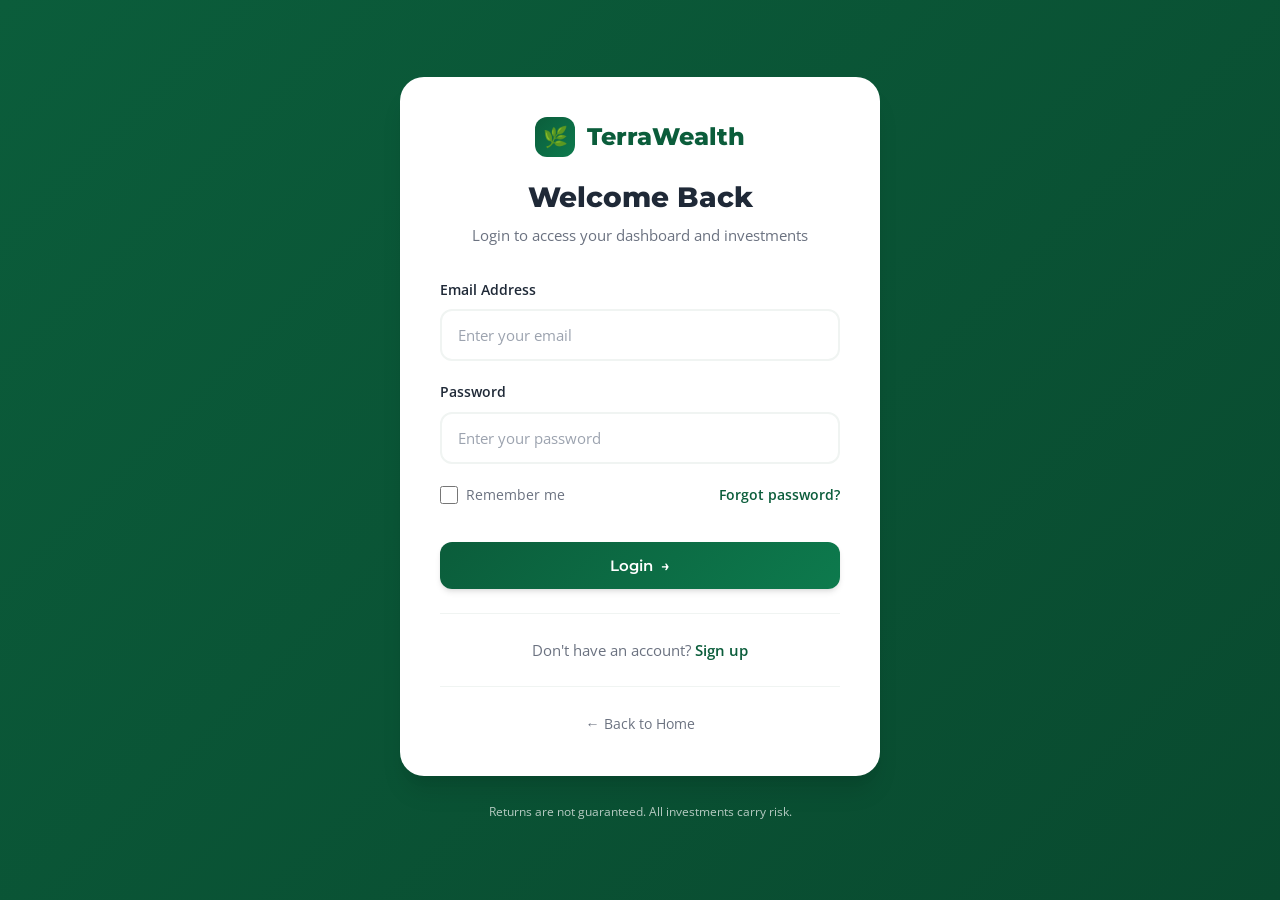
<file: login.html>
<!DOCTYPE html>
<html lang="en">
<head>
  <meta charset="UTF-8">
  <meta name="viewport" content="width=device-width, initial-scale=1.0">
  <title>Login - TerraWealth Agro</title>
  <meta name="description" content="Login to your TerraWealth Agro account to access your dashboard and investments.">
  
  <!-- Fonts -->
  <link rel="preconnect" href="https://fonts.googleapis.com">
  <link rel="preconnect" href="https://fonts.gstatic.com" crossorigin>
  <link href="https://fonts.googleapis.com/css2?family=Montserrat:wght@400;500;600;700;800&family=Open+Sans:wght@400;500;600&display=swap" rel="stylesheet">
  
  <!-- Styles -->
  <link rel="stylesheet" href="css/styles.css">
</head>
<body>
  <!-- Auth Page -->
  <div class="auth-page">
    <div class="auth-container">
      <div class="auth-card" data-animate="animate-fadeInUp">
        <div class="auth-header">
          <a href="index.html" class="logo">
            <div class="logo-icon">🌿</div>
            <span>TerraWealth</span>
          </a>
          <h1 class="auth-title">Welcome Back</h1>
          <p class="auth-subtitle">Login to access your dashboard and investments</p>
        </div>
        
        <form id="login-form">
          <div class="form-group">
            <label class="form-label" for="email">Email Address</label>
            <input type="email" id="email" name="email" class="form-input" placeholder="Enter your email" required>
          </div>
          
          <div class="form-group">
            <label class="form-label" for="password">Password</label>
            <input type="password" id="password" name="password" class="form-input" placeholder="Enter your password" required>
          </div>
          
          <div class="form-group" style="display: flex; justify-content: space-between; align-items: center;">
            <label style="display: flex; align-items: center; gap: 0.5rem; cursor: pointer;">
              <input type="checkbox" id="remember" style="width: 18px; height: 18px;">
              <span style="font-size: 0.875rem; color: var(--text-light);">Remember me</span>
            </label>
            <a href="#" style="font-size: 0.875rem; color: var(--deep-green); font-weight: 600;">Forgot password?</a>
          </div>
          
          <button type="submit" class="btn btn-primary btn-full" style="margin-top: 1rem;">
            <span>Login</span>
            <span>→</span>
          </button>
        </form>
        
        <div class="auth-footer">
          <p>Don't have an account? <a href="signup.html">Sign up</a></p>
        </div>
        
        <div style="margin-top: 1.5rem; padding-top: 1.5rem; border-top: 1px solid var(--light-gray); text-align: center;">
          <a href="index.html" style="font-size: 0.875rem; color: var(--text-light);">← Back to Home</a>
        </div>
      </div>
      
      <p style="text-align: center; margin-top: 1.5rem; color: rgba(255,255,255,0.7); font-size: 0.875rem;">
        <small>Returns are not guaranteed. All investments carry risk.</small>
      </p>
    </div>
  </div>

  <!-- Scripts -->
  <script src="js/auth.js"></script>
  <script src="js/wallet.js"></script>
  <script src="js/projects.js"></script>
  <script src="js/investment.js"></script>
  <script src="js/main.js"></script>
  
  <script>
    // Check if already logged in
    const currentUser = getCurrentUser();
    if (currentUser) {
      // Redirect to dashboard
      window.location.href = 'dashboard.html';
    }
    
    // Login form handling
    document.getElementById('login-form').addEventListener('submit', function(e) {
      e.preventDefault();
      
      const email = document.getElementById('email').value.trim();
      const password = document.getElementById('password').value;
      
      // Validate
      if (!email || !password) {
        Toast.error('Please enter both email and password.');
        return;
      }
      
      if (!Validation.email(email)) {
        Toast.error('Please enter a valid email address.');
        return;
      }
      
      // Show loading
      const submitBtn = this.querySelector('button[type="submit"]');
      const originalText = submitBtn.innerHTML;
      submitBtn.disabled = true;
      submitBtn.innerHTML = '<span class="spinner" style="width: 20px; height: 20px; border-width: 2px;"></span> Logging in...';
      
      // Simulate API call
      setTimeout(() => {
        const result = loginUser(email, password);
        
        if (result.success) {
          Toast.success(result.message);
          
          // Get redirect URL if any
          const urlParams = new URLSearchParams(window.location.search);
          const redirect = urlParams.get('redirect');
          
          setTimeout(() => {
            window.location.href = redirect || 'dashboard.html';
          }, 1000);
        } else {
          Toast.error(result.message);
          submitBtn.disabled = false;
          submitBtn.innerHTML = originalText;
        }
      }, 1000);
    });
  </script>
</body>
</html>
</file>
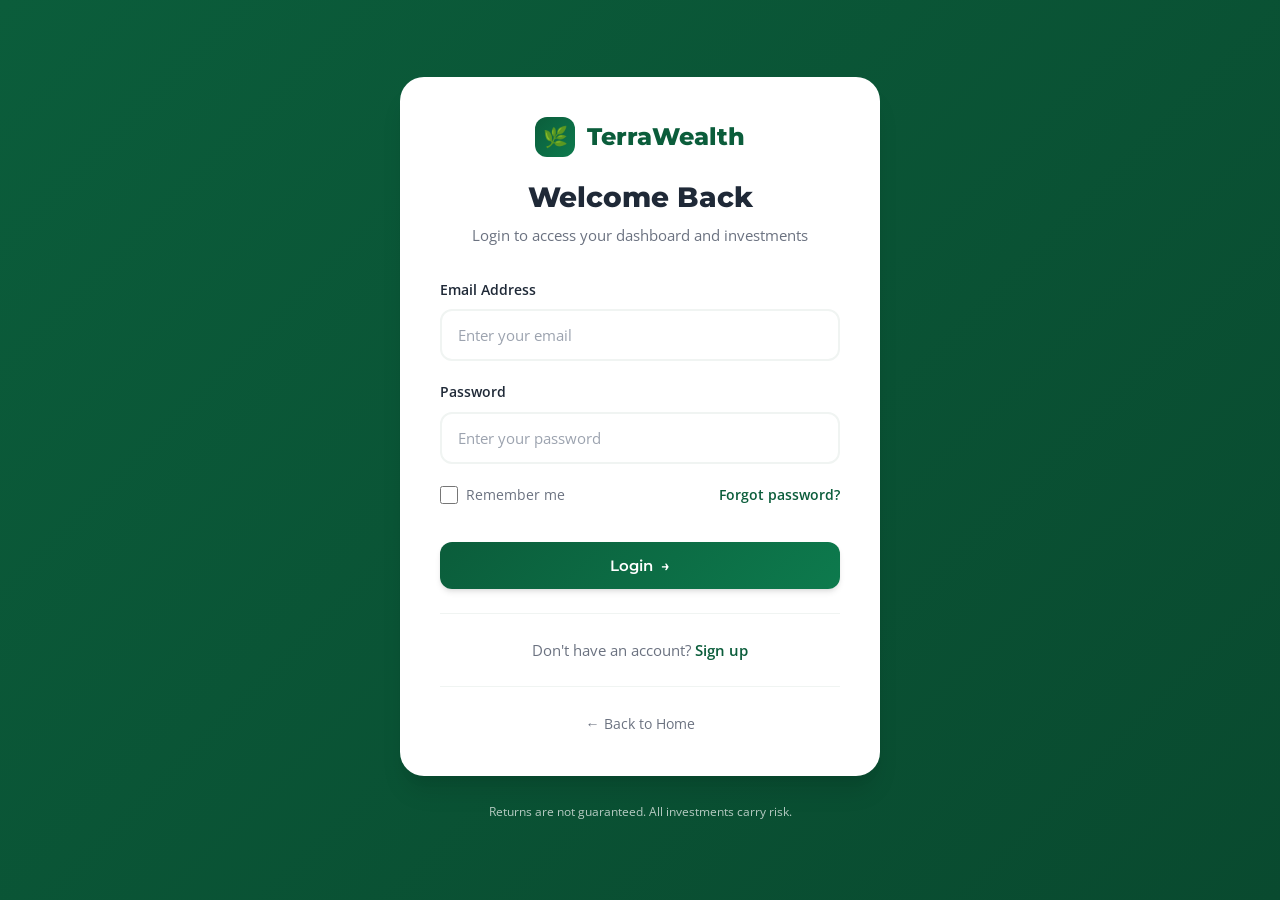
<file: profile.html>
<!DOCTYPE html>
<html lang="en">
<head>
  <meta charset="UTF-8">
  <meta name="viewport" content="width=device-width, initial-scale=1.0">
  <title>Profile - TerraWealth Agro</title>
  <meta name="description" content="Manage your TerraWealth Agro profile and account settings.">
  
  <!-- Fonts -->
  <link rel="preconnect" href="https://fonts.googleapis.com">
  <link rel="preconnect" href="https://fonts.gstatic.com" crossorigin>
  <link href="https://fonts.googleapis.com/css2?family=Montserrat:wght@400;500;600;700;800&family=Open+Sans:wght@400;500;600&display=swap" rel="stylesheet">
  
  <!-- Styles -->
  <link rel="stylesheet" href="css/styles.css">
</head>
<body>
  <!-- Dashboard Layout -->
  <div class="dashboard">
    <!-- Sidebar Toggle -->
    <button class="sidebar-toggle">☰</button>
    
    <!-- Sidebar -->
    <aside class="sidebar">
      <div class="sidebar-header">
        <a href="index.html" class="logo">
          <div class="logo-icon">🌿</div>
          <span>TerraWealth</span>
        </a>
      </div>
      
      <nav class="sidebar-nav">
        <ul>
          <li><a href="dashboard.html">
            <span>📊</span>
            <span>Dashboard</span>
          </a></li>
          <li><a href="invest.html">
            <span>📈</span>
            <span>Invest</span>
          </a></li>
          <li><a href="wallet.html">
            <span>💳</span>
            <span>Wallet</span>
          </a></li>
          <li><a href="updates.html">
            <span>📰</span>
            <span>Updates</span>
          </a></li>
          <li><a href="profile.html" class="active">
            <span>👤</span>
            <span>Profile</span>
          </a></li>
        </ul>
      </nav>
      
      <div class="sidebar-footer">
        <a href="#" onclick="handleLogout(); return false;" class="btn btn-secondary btn-full" style="justify-content: center;">
          <span>🚪</span>
          <span>Logout</span>
        </a>
      </div>
    </aside>
    
    <!-- Main Content -->
    <main class="main-content">
      <!-- Header -->
      <div class="dashboard-header">
        <div>
          <h1 class="dashboard-title">My Profile</h1>
          <p class="dashboard-subtitle">Manage your account settings and preferences</p>
        </div>
        <div class="user-menu">
          <div class="user-avatar" id="header-avatar">U</div>
        </div>
      </div>
      
      <!-- Profile Card -->
      <div class="profile-card" style="margin-bottom: 2rem;">
        <div class="profile-header">
          <div class="profile-avatar" id="profile-avatar">U</div>
          <h2 class="profile-name" id="profile-name">User Name</h2>
          <p class="profile-email" id="profile-email">user@example.com</p>
          <p style="margin-top: 0.5rem; opacity: 0.8; font-size: 0.875rem;">Member since <span id="member-since">2024</span></p>
        </div>
        
        <div class="profile-body">
          <h3 style="margin-bottom: 1.5rem; font-size: 1.25rem;">Edit Profile</h3>
          
          <form id="profile-form">
            <div class="grid grid-cols-2 md:grid-cols-1" style="gap: 1.5rem;">
              <div class="form-group">
                <label class="form-label" for="edit-name">Full Name</label>
                <input type="text" id="edit-name" name="name" class="form-input" required>
              </div>
              
              <div class="form-group">
                <label class="form-label" for="edit-email">Email Address</label>
                <input type="email" id="edit-email" name="email" class="form-input" disabled style="background: var(--light-gray);">
                <p class="form-error" style="color: var(--text-light); font-size: 0.75rem;">Email cannot be changed</p>
              </div>
              
              <div class="form-group">
                <label class="form-label" for="edit-phone">Phone Number</label>
                <input type="tel" id="edit-phone" name="phone" class="form-input" required>
              </div>
              
              <div class="form-group">
                <label class="form-label" for="edit-location">Location (Optional)</label>
                <input type="text" id="edit-location" name="location" class="form-input" placeholder="City, Country">
              </div>
            </div>
            
            <div style="margin-top: 1.5rem; padding-top: 1.5rem; border-top: 1px solid var(--light-gray);">
              <button type="submit" class="btn btn-primary">Save Changes</button>
            </div>
          </form>
        </div>
      </div>
      
      <!-- Change Password -->
      <div class="card" style="margin-bottom: 2rem;">
        <div class="card-body">
          <h3 style="margin-bottom: 1.5rem; font-size: 1.25rem;">Change Password</h3>
          
          <form id="password-form">
            <div class="grid grid-cols-2 md:grid-cols-1" style="gap: 1.5rem;">
              <div class="form-group">
                <label class="form-label" for="current-password">Current Password</label>
                <input type="password" id="current-password" name="current-password" class="form-input" required>
              </div>
              
              <div class="form-group">
                <label class="form-label" for="new-password">New Password</label>
                <input type="password" id="new-password" name="new-password" class="form-input" required>
                <p class="form-error" id="new-password-error" style="display: none;">Password must be at least 6 characters</p>
              </div>
              
              <div class="form-group">
                <label class="form-label" for="confirm-new-password">Confirm New Password</label>
                <input type="password" id="confirm-new-password" name="confirm-new-password" class="form-input" required>
                <p class="form-error" id="confirm-new-error" style="display: none;">Passwords do not match</p>
              </div>
            </div>
            
            <div style="margin-top: 1.5rem;">
              <button type="submit" class="btn btn-primary">Update Password</button>
            </div>
          </form>
        </div>
      </div>
      
      <!-- Account Stats -->
      <div class="stats-grid" style="margin-bottom: 2rem;">
        <div class="stat-card">
          <div class="stat-label">Total Investments</div>
          <div class="stat-value" id="profile-total-investments">0</div>
        </div>
        <div class="stat-card">
          <div class="stat-label">Total Invested</div>
          <div class="stat-value" id="profile-total-invested">$0.00</div>
        </div>
        <div class="stat-card">
          <div class="stat-label">Wallet Balance</div>
          <div class="stat-value" id="profile-wallet-balance">$0.00</div>
        </div>
        <div class="stat-card">
          <div class="stat-label">Account Status</div>
          <div class="stat-value" style="color: var(--success);">Active</div>
        </div>
      </div>
      
      <!-- Danger Zone -->
      <div class="card" style="border: 2px solid var(--danger);">
        <div class="card-body">
          <h3 style="margin-bottom: 1rem; font-size: 1.25rem; color: var(--danger);">⚠️ Danger Zone</h3>
          <p style="color: var(--text-light); margin-bottom: 1.5rem;">
            Once you delete your account, there is no going back. Please be certain.
          </p>
          <button class="btn btn-secondary" onclick="showDeleteAccountModal()" style="border-color: var(--danger); color: var(--danger);">
            Delete Account
          </button>
        </div>
      </div>
      
      <!-- Disclaimer -->
      <div class="disclaimer" style="margin-top: 2rem;">
        <p class="disclaimer-text">
          <strong>Important:</strong> Your personal information is secure and will never be shared with third parties without your consent.
        </p>
      </div>
    </main>
  </div>
  
  <!-- Delete Account Modal -->
  <div class="modal-overlay" id="delete-modal">
    <div class="modal" style="max-width: 450px;">
      <div class="modal-header">
        <h3 class="modal-title" style="color: var(--danger);">Delete Account</h3>
        <button class="modal-close" onclick="closeDeleteModal()">×</button>
      </div>
      <div class="modal-body">
        <p style="margin-bottom: 1rem;">
          Are you sure you want to delete your account? This action cannot be undone.
        </p>
        <div class="disclaimer" style="margin: 0; background: rgba(239, 68, 68, 0.1); border-color: var(--danger);">
          <p class="disclaimer-text" style="font-size: 0.875rem;">
            All your data, including investments and transaction history, will be permanently deleted.
          </p>
        </div>
        <div class="form-group" style="margin-top: 1.5rem;">
          <label class="form-label" for="delete-confirm">Type "DELETE" to confirm</label>
          <input type="text" id="delete-confirm" class="form-input" placeholder="DELETE">
        </div>
      </div>
      <div class="modal-footer">
        <button class="btn btn-secondary" onclick="closeDeleteModal()">Cancel</button>
        <button class="btn btn-primary" id="confirm-delete-btn" onclick="confirmDeleteAccount()" style="background: var(--danger);">
          Delete Account
        </button>
      </div>
    </div>
  </div>

  <!-- Scripts -->
  <script src="js/auth.js"></script>
  <script src="js/wallet.js"></script>
  <script src="js/projects.js"></script>
  <script src="js/investment.js"></script>
  <script src="js/main.js"></script>
  
  <script>
    // Check authentication
    const currentUser = requireAuth();
    if (!currentUser) {
      throw new Error('Not authenticated');
    }
    
    // Load profile data
    function loadProfile() {
      const user = getCurrentUser();
      
      // Update header
      document.getElementById('header-avatar').textContent = user.name.charAt(0).toUpperCase();
      
      // Update profile header
      document.getElementById('profile-avatar').textContent = user.name.charAt(0).toUpperCase();
      document.getElementById('profile-name').textContent = user.name;
      document.getElementById('profile-email').textContent = user.email;
      
      // Member since
      const createdDate = new Date(user.createdAt);
      document.getElementById('member-since').textContent = createdDate.toLocaleDateString('en-US', { 
        year: 'numeric', 
        month: 'long' 
      });
      
      // Fill form
      document.getElementById('edit-name').value = user.name;
      document.getElementById('edit-email').value = user.email;
      document.getElementById('edit-phone').value = user.phone || '';
      document.getElementById('edit-location').value = user.location || '';
      
      // Update stats
      const portfolio = getPortfolioSummary(user.id);
      document.getElementById('profile-total-investments').textContent = portfolio.totalCount;
      document.getElementById('profile-total-invested').textContent = Format.currency(portfolio.totalInvested);
      document.getElementById('profile-wallet-balance').textContent = Format.currency(user.walletBalance || 0);
    }
    
    // Profile form submission
    document.getElementById('profile-form').addEventListener('submit', function(e) {
      e.preventDefault();
      
      const name = document.getElementById('edit-name').value.trim();
      const phone = document.getElementById('edit-phone').value.trim();
      const location = document.getElementById('edit-location').value.trim();
      
      if (!name || !phone) {
        Toast.error('Please fill in all required fields.');
        return;
      }
      
      const result = updateUserProfile({ name, phone, location });
      
      if (result.success) {
        Toast.success('Profile updated successfully!');
        loadProfile();
      } else {
        Toast.error(result.message);
      }
    });
    
    // Password form submission
    document.getElementById('password-form').addEventListener('submit', function(e) {
      e.preventDefault();
      
      // Reset errors
      document.getElementById('new-password-error').style.display = 'none';
      document.getElementById('confirm-new-error').style.display = 'none';
      
      const currentPassword = document.getElementById('current-password').value;
      const newPassword = document.getElementById('new-password').value;
      const confirmNewPassword = document.getElementById('confirm-new-password').value;
      
      // Get user to verify current password
      const users = getUsers();
      const user = users.find(u => u.id === currentUser.id);
      
      if (!user || user.password !== currentPassword) {
        Toast.error('Current password is incorrect.');
        return;
      }
      
      if (!Validation.password(newPassword)) {
        document.getElementById('new-password-error').style.display = 'block';
        return;
      }
      
      if (newPassword !== confirmNewPassword) {
        document.getElementById('confirm-new-error').style.display = 'block';
        return;
      }
      
      // Update password
      const result = updateUserProfile({ password: newPassword });
      
      if (result.success) {
        Toast.success('Password updated successfully!');
        this.reset();
      } else {
        Toast.error(result.message);
      }
    });
    
    // Delete account modal
    function showDeleteAccountModal() {
      document.getElementById('delete-confirm').value = '';
      document.getElementById('delete-modal').classList.add('active');
    }
    
    function closeDeleteModal() {
      document.getElementById('delete-modal').classList.remove('active');
    }
    
    function confirmDeleteAccount() {
      const confirmText = document.getElementById('delete-confirm').value;
      
      if (confirmText !== 'DELETE') {
        Toast.error('Please type "DELETE" to confirm.');
        return;
      }
      
      // Delete user data
      const users = getUsers();
      const updatedUsers = users.filter(u => u.id !== currentUser.id);
      saveUsers(updatedUsers);
      
      // Delete user investments
      const investments = getInvestments();
      const updatedInvestments = investments.filter(inv => inv.userId !== currentUser.id);
      saveInvestments(updatedInvestments);
      
      // Delete user transactions
      const transactions = getTransactions();
      const updatedTransactions = transactions.filter(txn => txn.userId !== currentUser.id);
      saveTransactions(updatedTransactions);
      
      // Logout
      logoutUser();
      
      Toast.success('Your account has been deleted.');
      setTimeout(() => {
        window.location.href = 'index.html';
      }, 1500);
    }
    
    // Handle logout
    function handleLogout() {
      logoutUser();
      Toast.success('You have been logged out successfully.');
      setTimeout(() => {
        window.location.href = 'index.html';
      }, 1500);
    }
    
    // Initial load
    loadProfile();
  </script>
</body>
</html>
</file>
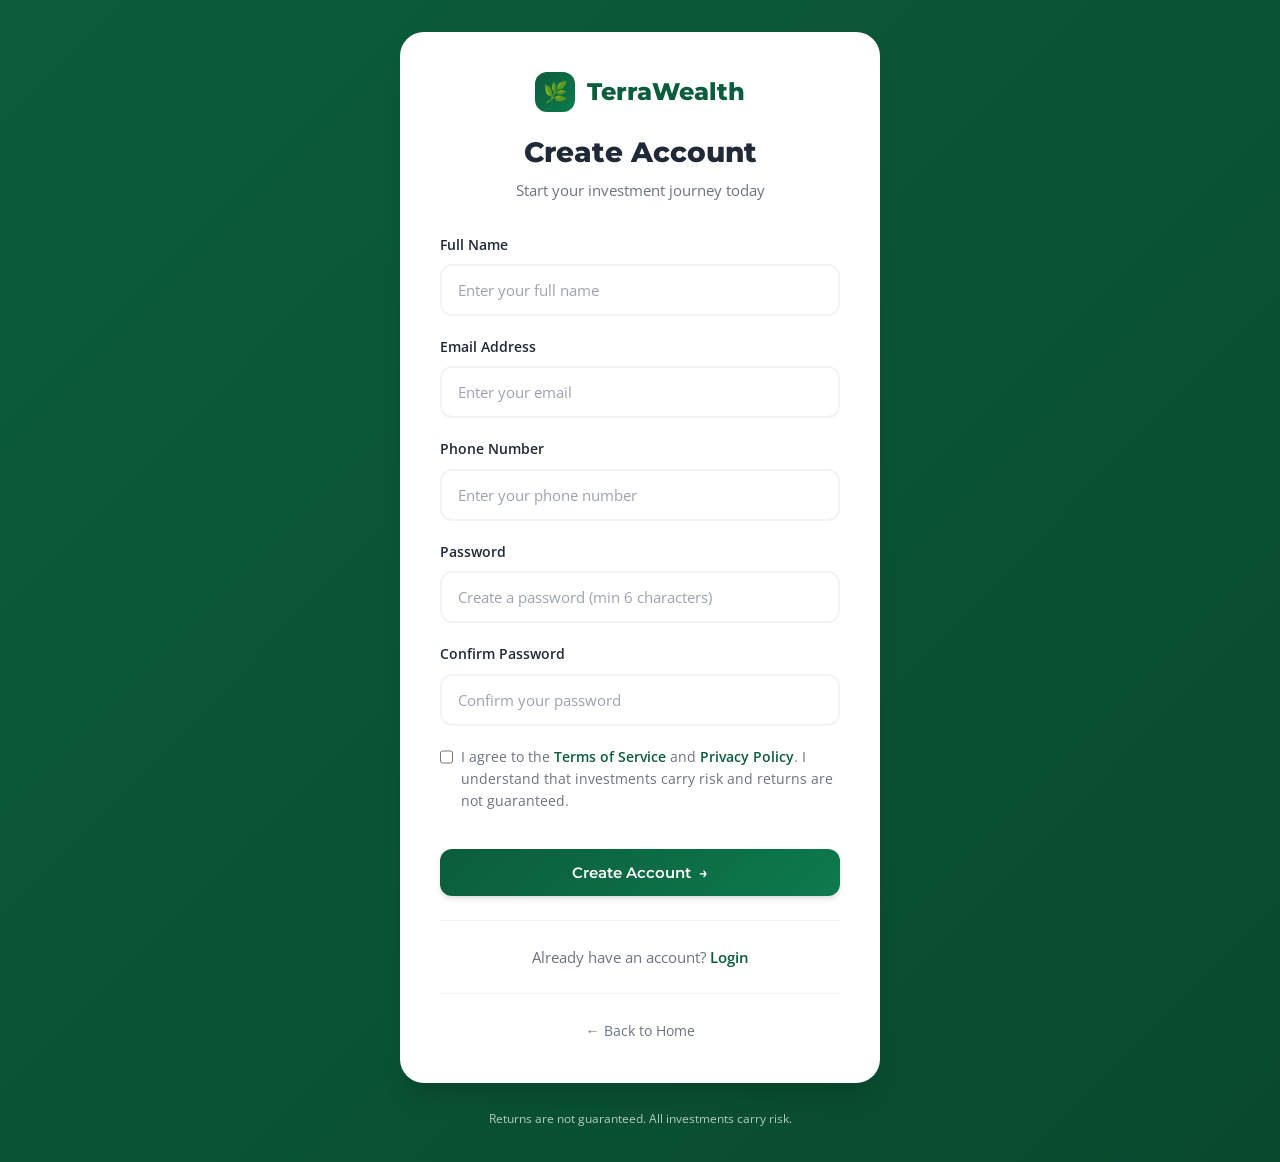
<file: signup.html>
<!DOCTYPE html>
<html lang="en">
<head>
  <meta charset="UTF-8">
  <meta name="viewport" content="width=device-width, initial-scale=1.0">
  <title>Sign Up - TerraWealth Agro</title>
  <meta name="description" content="Create your TerraWealth Agro account and start investing in agricultural and real estate projects.">
  
  <!-- Fonts -->
  <link rel="preconnect" href="https://fonts.googleapis.com">
  <link rel="preconnect" href="https://fonts.gstatic.com" crossorigin>
  <link href="https://fonts.googleapis.com/css2?family=Montserrat:wght@400;500;600;700;800&family=Open+Sans:wght@400;500;600&display=swap" rel="stylesheet">
  
  <!-- Styles -->
  <link rel="stylesheet" href="css/styles.css">
</head>
<body>
  <!-- Auth Page -->
  <div class="auth-page">
    <div class="auth-container">
      <div class="auth-card" data-animate="animate-fadeInUp">
        <div class="auth-header">
          <a href="index.html" class="logo">
            <div class="logo-icon">🌿</div>
            <span>TerraWealth</span>
          </a>
          <h1 class="auth-title">Create Account</h1>
          <p class="auth-subtitle">Start your investment journey today</p>
        </div>
        
        <form id="signup-form">
          <div class="form-group">
            <label class="form-label" for="name">Full Name</label>
            <input type="text" id="name" name="name" class="form-input" placeholder="Enter your full name" required>
          </div>
          
          <div class="form-group">
            <label class="form-label" for="email">Email Address</label>
            <input type="email" id="email" name="email" class="form-input" placeholder="Enter your email" required>
          </div>
          
          <div class="form-group">
            <label class="form-label" for="phone">Phone Number</label>
            <input type="tel" id="phone" name="phone" class="form-input" placeholder="Enter your phone number" required>
          </div>
          
          <div class="form-group">
            <label class="form-label" for="password">Password</label>
            <input type="password" id="password" name="password" class="form-input" placeholder="Create a password (min 6 characters)" required>
            <p class="form-error" id="password-error" style="display: none;">Password must be at least 6 characters</p>
          </div>
          
          <div class="form-group">
            <label class="form-label" for="confirm-password">Confirm Password</label>
            <input type="password" id="confirm-password" name="confirm-password" class="form-input" placeholder="Confirm your password" required>
            <p class="form-error" id="confirm-error" style="display: none;">Passwords do not match</p>
          </div>
          
          <div class="form-group">
            <label style="display: flex; align-items: flex-start; gap: 0.5rem; cursor: pointer;">
              <input type="checkbox" id="terms" required style="width: 18px; height: 18px; margin-top: 2px;">
              <span style="font-size: 0.875rem; color: var(--text-light);">
                I agree to the <a href="#" style="color: var(--deep-green); font-weight: 600;">Terms of Service</a> 
                and <a href="#" style="color: var(--deep-green); font-weight: 600;">Privacy Policy</a>. 
                I understand that investments carry risk and returns are not guaranteed.
              </span>
            </label>
          </div>
          
          <button type="submit" class="btn btn-primary btn-full" style="margin-top: 1rem;">
            <span>Create Account</span>
            <span>→</span>
          </button>
        </form>
        
        <div class="auth-footer">
          <p>Already have an account? <a href="login.html">Login</a></p>
        </div>
        
        <div style="margin-top: 1.5rem; padding-top: 1.5rem; border-top: 1px solid var(--light-gray); text-align: center;">
          <a href="index.html" style="font-size: 0.875rem; color: var(--text-light);">← Back to Home</a>
        </div>
      </div>
      
      <p style="text-align: center; margin-top: 1.5rem; color: rgba(255,255,255,0.7); font-size: 0.875rem;">
        <small>Returns are not guaranteed. All investments carry risk.</small>
      </p>
    </div>
  </div>

  <!-- Scripts -->
  <script src="js/auth.js"></script>
  <script src="js/wallet.js"></script>
  <script src="js/projects.js"></script>
  <script src="js/investment.js"></script>
  <script src="js/main.js"></script>
  
  <script>
    // Check if already logged in
    const currentUser = getCurrentUser();
    if (currentUser) {
      // Redirect to dashboard
      window.location.href = 'dashboard.html';
    }
    
    // Signup form handling
    document.getElementById('signup-form').addEventListener('submit', function(e) {
      e.preventDefault();
      
      const name = document.getElementById('name').value.trim();
      const email = document.getElementById('email').value.trim();
      const phone = document.getElementById('phone').value.trim();
      const password = document.getElementById('password').value;
      const confirmPassword = document.getElementById('confirm-password').value;
      const terms = document.getElementById('terms').checked;
      
      // Reset errors
      document.getElementById('password-error').style.display = 'none';
      document.getElementById('confirm-error').style.display = 'none';
      
      // Validate
      if (!name || !email || !phone || !password || !confirmPassword) {
        Toast.error('Please fill in all fields.');
        return;
      }
      
      if (!Validation.email(email)) {
        Toast.error('Please enter a valid email address.');
        return;
      }
      
      if (!Validation.password(password)) {
        document.getElementById('password-error').style.display = 'block';
        return;
      }
      
      if (password !== confirmPassword) {
        document.getElementById('confirm-error').style.display = 'block';
        return;
      }
      
      if (!terms) {
        Toast.error('Please agree to the Terms of Service and Privacy Policy.');
        return;
      }
      
      // Show loading
      const submitBtn = this.querySelector('button[type="submit"]');
      const originalText = submitBtn.innerHTML;
      submitBtn.disabled = true;
      submitBtn.innerHTML = '<span class="spinner" style="width: 20px; height: 20px; border-width: 2px;"></span> Creating account...';
      
      // Simulate API call
      setTimeout(() => {
        const result = registerUser(name, email, phone, password);
        
        if (result.success) {
          Toast.success(result.message);
          setTimeout(() => {
            window.location.href = 'dashboard.html';
          }, 1500);
        } else {
          Toast.error(result.message);
          submitBtn.disabled = false;
          submitBtn.innerHTML = originalText;
        }
      }, 1500);
    });
  </script>
</body>
</html>
</file>
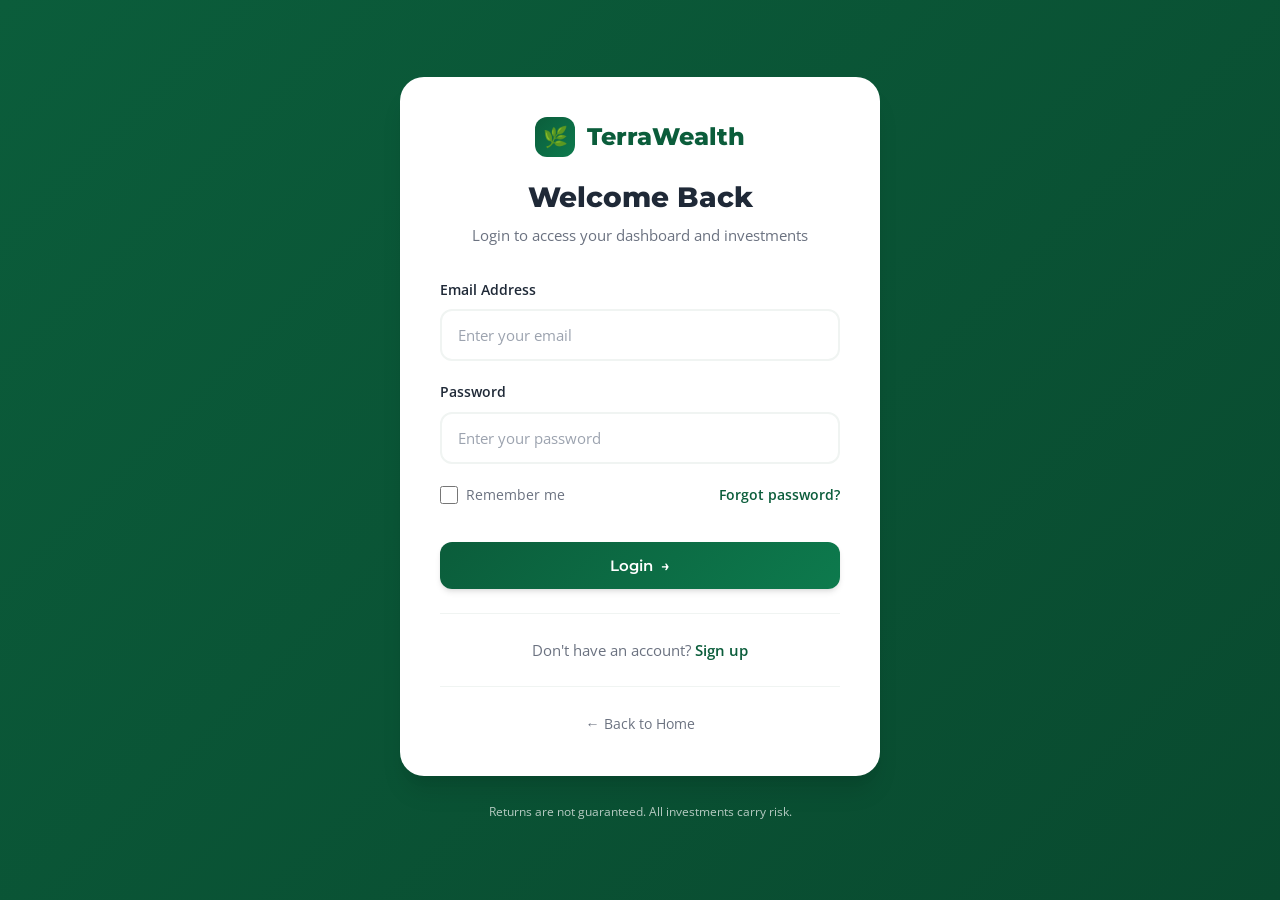
<file: updates.html>
<!DOCTYPE html>
<html lang="en">
<head>
  <meta charset="UTF-8">
  <meta name="viewport" content="width=device-width, initial-scale=1.0">
  <title>Updates - TerraWealth Agro</title>
  <meta name="description" content="Stay updated with the latest news and progress from your investments on TerraWealth Agro.">
  
  <!-- Fonts -->
  <link rel="preconnect" href="https://fonts.googleapis.com">
  <link rel="preconnect" href="https://fonts.gstatic.com" crossorigin>
  <link href="https://fonts.googleapis.com/css2?family=Montserrat:wght@400;500;600;700;800&family=Open+Sans:wght@400;500;600&display=swap" rel="stylesheet">
  
  <!-- Styles -->
  <link rel="stylesheet" href="css/styles.css">
</head>
<body>
  <!-- Dashboard Layout -->
  <div class="dashboard">
    <!-- Sidebar Toggle -->
    <button class="sidebar-toggle">☰</button>
    
    <!-- Sidebar -->
    <aside class="sidebar">
      <div class="sidebar-header">
        <a href="index.html" class="logo">
          <div class="logo-icon">🌿</div>
          <span>TerraWealth</span>
        </a>
      </div>
      
      <nav class="sidebar-nav">
        <ul>
          <li><a href="dashboard.html">
            <span>📊</span>
            <span>Dashboard</span>
          </a></li>
          <li><a href="invest.html">
            <span>📈</span>
            <span>Invest</span>
          </a></li>
          <li><a href="wallet.html">
            <span>💳</span>
            <span>Wallet</span>
          </a></li>
          <li><a href="updates.html" class="active">
            <span>📰</span>
            <span>Updates</span>
          </a></li>
          <li><a href="profile.html">
            <span>👤</span>
            <span>Profile</span>
          </a></li>
        </ul>
      </nav>
      
      <div class="sidebar-footer">
        <a href="#" onclick="handleLogout(); return false;" class="btn btn-secondary btn-full" style="justify-content: center;">
          <span>🚪</span>
          <span>Logout</span>
        </a>
      </div>
    </aside>
    
    <!-- Main Content -->
    <main class="main-content">
      <!-- Header -->
      <div class="dashboard-header">
        <div>
          <h1 class="dashboard-title">Project Updates</h1>
          <p class="dashboard-subtitle">Stay informed about your investments</p>
        </div>
        <div class="user-menu">
          <div class="user-avatar" id="header-avatar">U</div>
        </div>
      </div>
      
      <!-- Filter Tabs -->
      <div class="filter-tabs" style="margin-bottom: 2rem;">
        <button class="filter-tab active" data-update-filter="all">All Updates</button>
        <button class="filter-tab" data-update-filter="my-investments">My Investments</button>
        <button class="filter-tab" data-update-filter="agriculture">Agriculture</button>
        <button class="filter-tab" data-update-filter="real-estate">Real Estate</button>
      </div>
      
      <!-- Updates Timeline -->
      <div class="timeline" id="updates-timeline">
        <!-- Updates will be rendered here -->
      </div>
      
      <!-- Empty State (hidden by default) -->
      <div id="no-updates" class="empty-state" style="display: none;">
        <div class="empty-icon">📰</div>
        <h3 class="empty-title">No Updates Found</h3>
        <p class="empty-text">Check back later for the latest project updates.</p>
      </div>
      
      <!-- Disclaimer -->
      <div class="disclaimer" style="margin-top: 2rem;">
        <p class="disclaimer-text">
          <strong>Important:</strong> Project updates are provided for informational purposes only. 
          Past performance and progress do not guarantee future results.
        </p>
      </div>
    </main>
  </div>

  <!-- Scripts -->
  <script src="js/auth.js"></script>
  <script src="js/wallet.js"></script>
  <script src="js/projects.js"></script>
  <script src="js/investment.js"></script>
  <script src="js/main.js"></script>
  
  <script>
    // Check authentication
    const currentUser = requireAuth();
    if (!currentUser) {
      throw new Error('Not authenticated');
    }
    
    // Update header
    document.getElementById('header-avatar').textContent = currentUser.name.charAt(0).toUpperCase();
    
    let updateFilter = 'all';
    
    // Get all updates from all projects
    function getAllUpdates() {
      const projects = getProjects();
      let allUpdates = [];
      
      projects.forEach(project => {
        if (project.updates && project.updates.length > 0) {
          project.updates.forEach(update => {
            allUpdates.push({
              ...update,
              projectId: project.id,
              projectName: project.name,
              projectType: project.type
            });
          });
        }
      });
      
      // Sort by date (newest first)
      return allUpdates.sort((a, b) => new Date(b.date) - new Date(a.date));
    }
    
    // Get user's invested project IDs
    function getUserInvestedProjectIds() {
      const investments = getUserInvestments(currentUser.id);
      return [...new Set(investments.map(inv => inv.projectId))];
    }
    
    // Render updates
    function renderUpdates() {
      const container = document.getElementById('updates-timeline');
      const noUpdates = document.getElementById('no-updates');
      
      let updates = getAllUpdates();
      
      // Apply filter
      if (updateFilter === 'my-investments') {
        const investedProjectIds = getUserInvestedProjectIds();
        updates = updates.filter(u => investedProjectIds.includes(u.projectId));
      } else if (updateFilter === 'agriculture') {
        updates = updates.filter(u => u.projectType === 'agriculture');
      } else if (updateFilter === 'real-estate') {
        updates = updates.filter(u => u.projectType === 'real-estate');
      }
      
      if (updates.length === 0) {
        container.innerHTML = '';
        noUpdates.style.display = 'block';
        return;
      }
      
      noUpdates.style.display = 'none';
      
      const typeIcons = {
        agriculture: '🌱',
        'real-estate': '🏘️'
      };
      
      container.innerHTML = updates.map((update, index) => `
        <div class="timeline-item" data-animate="animate-fadeInUp" style="animation-delay: ${index * 0.1}s;">
          <div class="timeline-date">${Format.date(update.date)}</div>
          <div class="timeline-content">
            <div style="display: flex; align-items: center; gap: 0.5rem; margin-bottom: 0.5rem;">
              <span>${typeIcons[update.projectType]}</span>
              <span style="font-size: 0.875rem; color: var(--deep-green); font-weight: 600;">${update.projectName}</span>
            </div>
            <h4 class="timeline-title">${update.title}</h4>
            <p class="timeline-text">${update.content}</p>
            ${update.image ? `
              <div class="timeline-media">
                <img src="${update.image}" alt="${update.title}" style="width: 100%; border-radius: var(--radius-md);">
              </div>
            ` : ''}
          </div>
        </div>
      `).join('');
    }
    
    // Filter handlers
    document.querySelectorAll('[data-update-filter]').forEach(tab => {
      tab.addEventListener('click', () => {
        document.querySelectorAll('[data-update-filter]').forEach(t => t.classList.remove('active'));
        tab.classList.add('active');
        updateFilter = tab.dataset.updateFilter;
        renderUpdates();
      });
    });
    
    // Handle logout
    function handleLogout() {
      logoutUser();
      Toast.success('You have been logged out successfully.');
      setTimeout(() => {
        window.location.href = 'index.html';
      }, 1500);
    }
    
    // Initial render
    renderUpdates();
  </script>
</body>
</html>
</file>
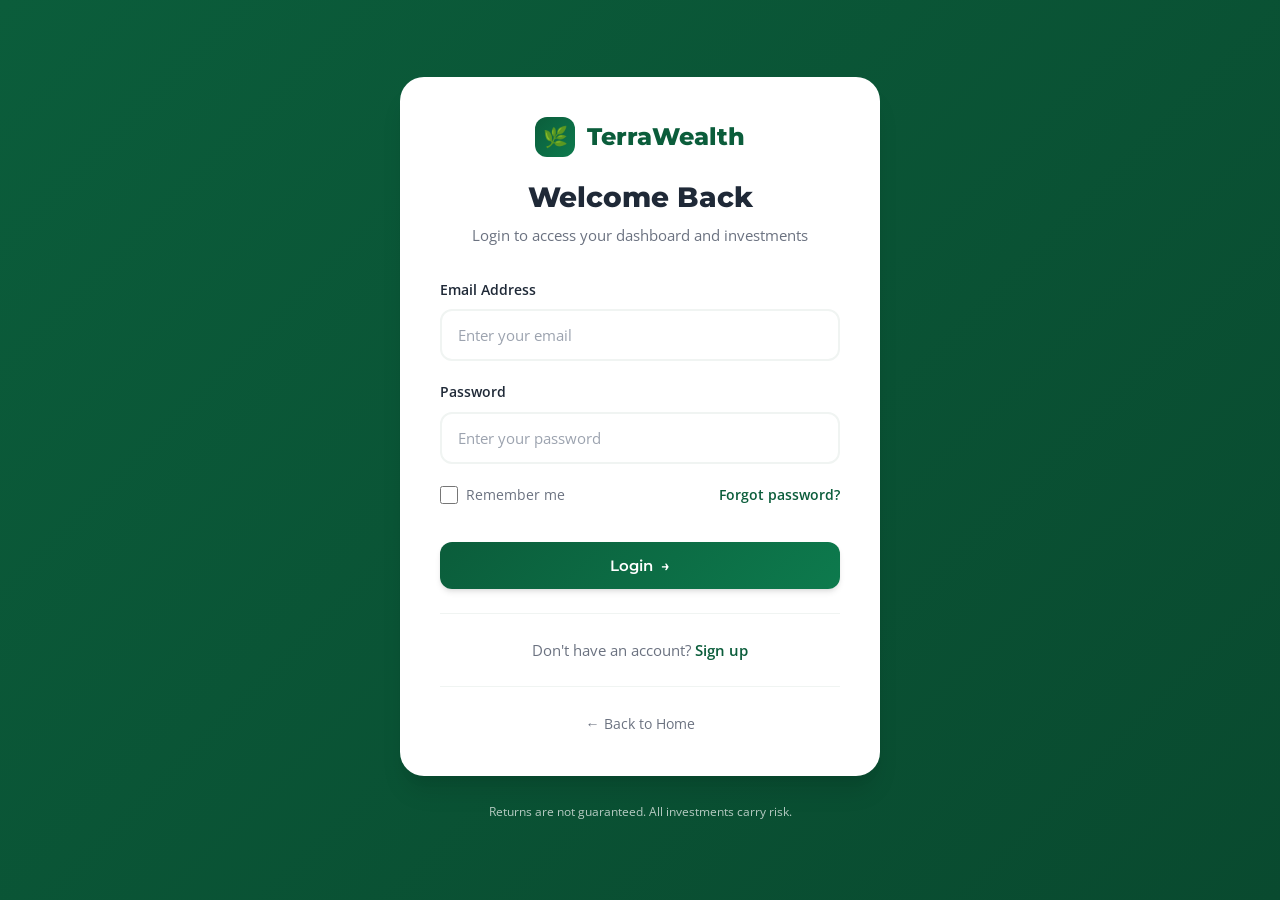
<file: wallet.html>
<!DOCTYPE html>
<html lang="en">
<head>
  <meta charset="UTF-8">
  <meta name="viewport" content="width=device-width, initial-scale=1.0, viewport-fit=cover, user-scalable=yes">
  <title>Wallet - TerraWealth Agro</title>
  <meta name="description" content="Manage your TerraWealth Agro wallet. Fund your account, withdraw, and view transaction history.">
  
  <!-- Fonts -->
  <link rel="preconnect" href="https://fonts.googleapis.com">
  <link rel="preconnect" href="https://fonts.gstatic.com" crossorigin>
  <link href="https://fonts.googleapis.com/css2?family=Montserrat:wght@400;500;600;700;800&family=Open+Sans:wght@400;500;600&display=swap" rel="stylesheet">
  
  <style>
    /* ============================================
       TERRAWEALTH AGRO - WALLET PAGE
       Fully responsive, preserves all original styles
    ============================================ */

    :root {
      --deep-green: #0B5D3B;
      --deep-green-dark: #094a2f;
      --deep-green-light: #0d7a4d;
      --gold: #C9A646;
      --gold-light: #d4b85c;
      --gold-dark: #b8943a;
      --white: #FFFFFF;
      --off-white: #F8FAF9;
      --light-gray: #F0F4F2;
      --medium-gray: #9CA3AF;
      --dark-gray: #374151;
      --text-dark: #1F2937;
      --text-light: #6B7280;
      --success: #10B981;
      --warning: #F59E0B;
      --danger: #EF4444;
      --info: #3B82F6;
      --shadow-sm: 0 1px 2px 0 rgba(0, 0, 0, 0.05);
      --shadow-md: 0 4px 6px -1px rgba(0, 0, 0, 0.1), 0 2px 4px -1px rgba(0, 0, 0, 0.06);
      --shadow-lg: 0 10px 15px -3px rgba(0, 0, 0, 0.1), 0 4px 6px -2px rgba(0, 0, 0, 0.05);
      --shadow-xl: 0 20px 25px -5px rgba(0, 0, 0, 0.1), 0 10px 10px -5px rgba(0, 0, 0, 0.04);
      --radius-sm: 8px;
      --radius-md: 12px;
      --radius-lg: 16px;
      --radius-xl: 24px;
      --transition-fast: 0.15s ease;
      --transition-normal: 0.3s ease;
    }

    * {
      margin: 0;
      padding: 0;
      box-sizing: border-box;
    }

    body {
      font-family: 'Open Sans', -apple-system, BlinkMacSystemFont, 'Segoe UI', Roboto, sans-serif;
      font-size: 16px;
      line-height: 1.55;
      color: var(--text-dark);
      background-color: var(--off-white);
    }

    h1, h2, h3, h4, h5, h6 {
      font-family: 'Montserrat', sans-serif;
      font-weight: 700;
      line-height: 1.2;
    }

    /* Utility Classes */
    .container {
      max-width: 1280px;
      margin: 0 auto;
      padding: 0 1.5rem;
    }
    .flex { display: flex; }
    .items-center { align-items: center; }
    .justify-between { justify-content: space-between; }
    .gap-4 { gap: 1rem; }
    .text-center { text-align: center; }
    .mt-4 { margin-top: 1rem; }
    .mb-4 { margin-bottom: 1rem; }

    /* Buttons */
    .btn {
      display: inline-flex;
      align-items: center;
      justify-content: center;
      gap: 0.5rem;
      padding: 0.75rem 1.5rem;
      font-family: 'Montserrat', sans-serif;
      font-weight: 600;
      font-size: 0.9rem;
      border-radius: 40px;
      transition: all 0.25s ease;
      cursor: pointer;
      border: none;
    }
    .btn-primary {
      background: linear-gradient(135deg, var(--deep-green), var(--deep-green-light));
      color: white;
      box-shadow: var(--shadow-sm);
    }
    .btn-primary:hover {
      transform: translateY(-2px);
      box-shadow: var(--shadow-md);
    }
    .btn-secondary {
      background: white;
      color: var(--deep-green);
      border: 1.5px solid var(--deep-green);
    }
    .btn-gold {
      background: linear-gradient(135deg, var(--gold), var(--gold-light));
      color: var(--text-dark);
    }
    .btn-outline {
      background: transparent;
      border: 1.5px solid var(--white);
      color: white;
    }
    .btn-sm {
      padding: 0.4rem 0.9rem;
      font-size: 0.75rem;
    }
    .btn-full {
      width: 100%;
    }

    /* Dashboard Layout - Mobile First */
    .dashboard {
      display: flex;
      min-height: 100vh;
      position: relative;
    }

    /* Sidebar (same as dashboard, responsive) */
    .sidebar {
      position: fixed;
      top: 0;
      left: 0;
      width: 280px;
      height: 100%;
      background: var(--white);
      border-right: 1px solid var(--light-gray);
      z-index: 1000;
      transform: translateX(-100%);
      transition: transform 0.3s ease-in-out;
      display: flex;
      flex-direction: column;
      box-shadow: 2px 0 10px rgba(0,0,0,0.05);
    }
    .sidebar.active {
      transform: translateX(0);
    }
    .sidebar-header {
      padding: 1.5rem;
      border-bottom: 1px solid var(--light-gray);
      display: flex;
      justify-content: space-between;
      align-items: center;
    }
    .logo {
      display: flex;
      align-items: center;
      gap: 0.75rem;
      font-weight: 800;
      font-size: 1.3rem;
      color: var(--deep-green);
      text-decoration: none;
    }
    .logo-icon {
      width: 40px;
      height: 40px;
      background: linear-gradient(135deg, var(--deep-green), var(--deep-green-light));
      border-radius: 12px;
      display: flex;
      align-items: center;
      justify-content: center;
      color: var(--gold);
      font-size: 1.2rem;
    }
    .sidebar-close {
      display: none;
      width: 36px;
      height: 36px;
      border-radius: 50%;
      background: var(--light-gray);
      border: none;
      font-size: 1.2rem;
      cursor: pointer;
      align-items: center;
      justify-content: center;
    }
    .sidebar-nav {
      flex: 1;
      padding: 1rem 0;
      overflow-y: auto;
    }
    .sidebar-nav ul {
      list-style: none;
    }
    .sidebar-nav li {
      margin: 0.25rem 1rem;
    }
    .sidebar-nav a {
      display: flex;
      align-items: center;
      gap: 0.875rem;
      padding: 0.75rem 1rem;
      border-radius: 12px;
      color: var(--text-light);
      font-weight: 600;
      text-decoration: none;
      transition: all 0.2s;
    }
    .sidebar-nav a.active {
      background: var(--deep-green);
      color: white;
    }
    .sidebar-footer {
      padding: 1rem 1.5rem;
      border-top: 1px solid var(--light-gray);
    }
    .sidebar-footer .btn {
      width: 100%;
      text-align: center;
      background: transparent;
      border: 1px solid var(--deep-green);
      color: var(--deep-green);
    }

    /* Hamburger Button */
    .hamburger {
      position: fixed;
      top: 1rem;
      left: 1rem;
      z-index: 1001;
      width: 48px;
      height: 48px;
      background: white;
      border-radius: 16px;
      box-shadow: var(--shadow-md);
      display: flex;
      flex-direction: column;
      align-items: center;
      justify-content: center;
      gap: 5px;
      cursor: pointer;
      border: none;
      transition: all 0.3s;
    }
    .hamburger span {
      display: block;
      width: 24px;
      height: 2.5px;
      background: var(--deep-green);
      border-radius: 4px;
      transition: all 0.3s;
    }
    .hamburger.active span:nth-child(1) {
      transform: translateY(7.5px) rotate(45deg);
    }
    .hamburger.active span:nth-child(2) {
      opacity: 0;
      transform: scaleX(0);
    }
    .hamburger.active span:nth-child(3) {
      transform: translateY(-7.5px) rotate(-45deg);
    }

    /* Overlay */
    .sidebar-overlay {
      position: fixed;
      top: 0;
      left: 0;
      width: 100%;
      height: 100%;
      background: rgba(0,0,0,0.4);
      backdrop-filter: blur(4px);
      z-index: 999;
      display: none;
      opacity: 0;
      transition: opacity 0.3s;
    }
    .sidebar-overlay.active {
      display: block;
      opacity: 1;
    }

    /* Main Content */
    .main-content {
      flex: 1;
      padding: 5rem 1rem 2rem;
      width: 100%;
      transition: margin-left 0.3s;
    }

    /* Dashboard Header */
    .dashboard-header {
      display: flex;
      flex-direction: column;
      gap: 1rem;
      margin-bottom: 1.5rem;
    }
    .dashboard-title {
      font-size: 1.6rem;
      font-weight: 800;
    }
    .dashboard-subtitle {
      color: var(--text-light);
      font-size: 0.85rem;
      margin-top: 0.2rem;
    }
    .user-menu {
      display: flex;
      align-items: center;
      gap: 1rem;
    }
    .user-avatar {
      width: 44px;
      height: 44px;
      background: linear-gradient(135deg, var(--deep-green), var(--deep-green-light));
      border-radius: 50%;
      display: flex;
      align-items: center;
      justify-content: center;
      color: white;
      font-weight: 700;
    }

    /* Wallet Balance Card */
    .wallet-balance-card {
      background: linear-gradient(135deg, var(--deep-green), var(--deep-green-light));
      border-radius: var(--radius-lg);
      padding: 1.5rem;
      color: white;
      margin-bottom: 1.5rem;
    }
    .wallet-balance-label {
      font-size: 0.8rem;
      text-transform: uppercase;
      letter-spacing: 0.05em;
      opacity: 0.8;
      margin-bottom: 0.5rem;
    }
    .wallet-balance-value {
      font-family: 'Montserrat', sans-serif;
      font-size: 2rem;
      font-weight: 800;
      margin-bottom: 1rem;
      word-break: break-word;
    }
    .wallet-actions {
      display: flex;
      gap: 0.8rem;
      flex-wrap: wrap;
    }
    .wallet-actions .btn {
      flex: 1;
      min-width: 120px;
    }

    /* Stats Grid */
    .stats-grid {
      display: grid;
      grid-template-columns: repeat(2, 1fr);
      gap: 1rem;
      margin-bottom: 1.5rem;
    }
    .stat-card {
      background: white;
      padding: 1rem;
      border-radius: var(--radius-lg);
      box-shadow: var(--shadow-md);
    }
    .stat-label {
      font-size: 0.7rem;
      text-transform: uppercase;
      color: var(--text-light);
      margin-bottom: 0.25rem;
    }
    .stat-value {
      font-family: 'Montserrat', sans-serif;
      font-size: 1.3rem;
      font-weight: 800;
      word-break: break-word;
    }

    /* Transactions List */
    .transactions-list {
      background: white;
      border-radius: var(--radius-lg);
      box-shadow: var(--shadow-md);
      overflow: hidden;
    }
    .transactions-header {
      padding: 1rem;
      border-bottom: 1px solid var(--light-gray);
      display: flex;
      flex-direction: column;
      gap: 0.8rem;
    }
    .transactions-title {
      font-size: 1.1rem;
      font-weight: 700;
    }
    .filter-tabs {
      display: flex;
      gap: 0.5rem;
      flex-wrap: wrap;
    }
    .filter-tab {
      padding: 0.3rem 0.8rem;
      background: var(--light-gray);
      border-radius: 50px;
      font-size: 0.75rem;
      font-weight: 600;
      cursor: pointer;
      border: none;
      transition: all 0.2s;
    }
    .filter-tab.active {
      background: var(--deep-green);
      color: white;
    }
    .transaction-item {
      display: flex;
      justify-content: space-between;
      align-items: center;
      padding: 0.8rem 1rem;
      border-bottom: 1px solid var(--light-gray);
      flex-wrap: wrap;
      gap: 0.5rem;
    }
    .transaction-info {
      display: flex;
      align-items: center;
      gap: 0.8rem;
    }
    .transaction-icon {
      width: 36px;
      height: 36px;
      border-radius: 50%;
      background: rgba(11,93,59,0.1);
      display: flex;
      align-items: center;
      justify-content: center;
      font-size: 1rem;
    }
    .transaction-details h4 {
      font-size: 0.9rem;
      font-weight: 600;
    }
    .transaction-details p {
      font-size: 0.7rem;
      color: var(--text-light);
    }
    .transaction-amount {
      font-weight: 700;
      font-size: 0.9rem;
    }
    .positive { color: var(--success); }
    .negative { color: var(--danger); }

    /* Disclaimer */
    .disclaimer {
      background: #FEF5e0;
      border-left: 4px solid var(--gold);
      padding: 0.8rem;
      border-radius: 12px;
      margin-top: 1.5rem;
      font-size: 0.75rem;
    }

    /* Modal */
    .modal-overlay {
      position: fixed;
      top: 0;
      left: 0;
      right: 0;
      bottom: 0;
      background: rgba(0,0,0,0.5);
      display: flex;
      align-items: center;
      justify-content: center;
      z-index: 9998;
      opacity: 0;
      visibility: hidden;
      transition: all 0.3s;
    }
    .modal-overlay.active {
      opacity: 1;
      visibility: visible;
    }
    .modal {
      background: white;
      border-radius: 24px;
      width: 90%;
      max-width: 450px;
      max-height: 90vh;
      overflow: auto;
      transform: scale(0.9);
      transition: transform 0.3s;
    }
    .modal-overlay.active .modal {
      transform: scale(1);
    }
    .modal-header {
      padding: 1rem 1.5rem;
      border-bottom: 1px solid var(--light-gray);
      display: flex;
      justify-content: space-between;
      align-items: center;
    }
    .modal-title {
      font-size: 1.2rem;
    }
    .modal-close {
      font-size: 1.5rem;
      cursor: pointer;
      background: none;
      border: none;
    }
    .modal-body {
      padding: 1.5rem;
    }
    .modal-footer {
      padding: 1rem 1.5rem;
      border-top: 1px solid var(--light-gray);
      display: flex;
      justify-content: flex-end;
      gap: 0.8rem;
      flex-wrap: wrap;
    }
    .form-group {
      margin-bottom: 1rem;
    }
    .form-label {
      display: block;
      font-weight: 600;
      font-size: 0.85rem;
      margin-bottom: 0.3rem;
    }
    .form-input, .form-select {
      width: 100%;
      padding: 0.7rem;
      border: 2px solid var(--light-gray);
      border-radius: 12px;
      font-size: 0.9rem;
    }
    .form-input:focus, .form-select:focus {
      outline: none;
      border-color: var(--deep-green);
    }

    /* Empty State */
    .empty-state {
      text-align: center;
      padding: 2rem;
    }
    .empty-icon {
      font-size: 2.5rem;
      margin-bottom: 0.5rem;
    }

    /* Desktop Styles */
    @media (min-width: 768px) {
      .sidebar {
        transform: translateX(0);
        position: fixed;
      }
      .hamburger {
        display: none;
      }
      .sidebar-close {
        display: none;
      }
      .main-content {
        margin-left: 280px;
        padding: 2rem;
      }
      .dashboard-header {
        flex-direction: row;
        justify-content: space-between;
        align-items: center;
      }
      .stats-grid {
        grid-template-columns: repeat(4, 1fr);
      }
      .transactions-header {
        flex-direction: row;
        justify-content: space-between;
        align-items: center;
      }
      .wallet-balance-value {
        font-size: 2.5rem;
      }
    }

    @media (max-width: 767px) {
      .stats-grid {
        grid-template-columns: repeat(2, 1fr);
      }
      .wallet-actions {
        flex-direction: column;
      }
      .wallet-actions .btn {
        width: 100%;
      }
      .filter-tabs {
        justify-content: center;
      }
      .modal-footer {
        flex-direction: column;
      }
      .modal-footer .btn {
        width: 100%;
      }
      .sidebar-close {
        display: flex;
      }
    }

    @media (max-width: 480px) {
      .main-content {
        padding: 4.5rem 0.8rem 1.5rem;
      }
      .dashboard-title {
        font-size: 1.3rem;
      }
      .stat-value {
        font-size: 1.1rem;
      }
      .wallet-balance-value {
        font-size: 1.8rem;
      }
      .transaction-item {
        flex-direction: column;
        align-items: flex-start;
      }
      .transaction-amount {
        align-self: flex-end;
      }
    }
  </style>
</head>
<body>

<!-- Dashboard Layout -->
<div class="dashboard">
  <!-- Hamburger Button -->
  <div class="hamburger" id="hamburgerBtn">
    <span></span><span></span><span></span>
  </div>
  <!-- Overlay -->
  <div class="sidebar-overlay" id="sidebarOverlay"></div>
  
  <!-- Sidebar -->
  <aside class="sidebar" id="sidebar">
    <div class="sidebar-header">
      <a href="index.html" class="logo">
        <div class="logo-icon">🌿</div>
        <span>TerraWealth</span>
      </a>
      <button class="sidebar-close" id="sidebarCloseBtn">✕</button>
    </div>
    <nav class="sidebar-nav">
      <ul>
        <li><a href="dashboard.html"><span>📊</span> Dashboard</a></li>
        <li><a href="invest.html"><span>📈</span> Invest</a></li>
        <li><a href="wallet.html" class="active"><span>💳</span> Wallet</a></li>
        <li><a href="updates.html"><span>📰</span> Updates</a></li>
        <li><a href="profile.html"><span>👤</span> Profile</a></li>
      </ul>
    </nav>
    <div class="sidebar-footer">
      <a href="#" onclick="handleLogout(); return false;" class="btn">🚪 Logout</a>
    </div>
  </aside>

  <!-- Main Content -->
  <main class="main-content">
    <div class="dashboard-header">
      <div>
        <h1 class="dashboard-title">My Wallet</h1>
        <p class="dashboard-subtitle">Manage your funds and view transaction history</p>
      </div>
      <div class="user-menu">
        <div class="user-avatar" id="header-avatar">U</div>
      </div>
    </div>
    
    <!-- Balance Card -->
    <div class="wallet-balance-card">
      <div class="wallet-balance-label">Available Balance</div>
      <div class="wallet-balance-value" id="wallet-balance">$0.00</div>
      <div class="wallet-actions">
        <button class="btn btn-gold" onclick="openFundModal()">+ Fund Wallet</button>
        <button class="btn btn-outline" onclick="openWithdrawModal()">Withdraw</button>
      </div>
    </div>
    
    <!-- Quick Stats -->
    <div class="stats-grid">
      <div class="stat-card"><div class="stat-label">Total Deposits</div><div class="stat-value" id="total-deposits" style="color: var(--success);">$0.00</div></div>
      <div class="stat-card"><div class="stat-label">Total Withdrawals</div><div class="stat-value" id="total-withdrawals" style="color: var(--danger);">$0.00</div></div>
      <div class="stat-card"><div class="stat-label">Total Invested</div><div class="stat-value" id="total-invested-wallet">$0.00</div></div>
      <div class="stat-card"><div class="stat-label">Returns Received</div><div class="stat-value" id="total-returns" style="color: var(--success);">$0.00</div></div>
    </div>
    
    <!-- Transactions List -->
    <div class="transactions-list">
      <div class="transactions-header">
        <h3 class="transactions-title">Transaction History</h3>
        <div class="filter-tabs">
          <button class="filter-tab active" data-txn-filter="all">All</button>
          <button class="filter-tab" data-txn-filter="deposit">Deposits</button>
          <button class="filter-tab" data-txn-filter="withdrawal">Withdrawals</button>
          <button class="filter-tab" data-txn-filter="investment">Investments</button>
        </div>
      </div>
      <div id="transactions-list"></div>
    </div>
    
    <!-- Disclaimer -->
    <div class="disclaimer">
      <p><strong>Important:</strong> Withdrawal requests are processed within 1-3 business days. A processing fee may apply depending on the withdrawal method.</p>
    </div>
  </main>
</div>

<!-- Fund Wallet Modal -->
<div class="modal-overlay" id="fund-modal">
  <div class="modal">
    <div class="modal-header">
      <h3 class="modal-title">Fund Your Wallet</h3>
      <button class="modal-close" onclick="closeFundModal()">×</button>
    </div>
    <div class="modal-body">
      <p style="margin-bottom: 1rem;">Add funds to your wallet to start investing. This is a simulated payment.</p>
      <div class="form-group">
        <label class="form-label">Amount ($)</label>
        <input type="number" id="fund-amount" class="form-input" placeholder="Enter amount" min="10" value="1000">
      </div>
      <div style="display: flex; gap: 0.5rem; flex-wrap: wrap;">
        <button type="button" class="btn btn-secondary btn-sm" onclick="setFundAmount(500)">$500</button>
        <button type="button" class="btn btn-secondary btn-sm" onclick="setFundAmount(1000)">$1,000</button>
        <button type="button" class="btn btn-secondary btn-sm" onclick="setFundAmount(5000)">$5,000</button>
      </div>
    </div>
    <div class="modal-footer">
      <button class="btn btn-secondary" onclick="closeFundModal()">Cancel</button>
      <button class="btn btn-primary" onclick="confirmFund()">Add Funds</button>
    </div>
  </div>
</div>

<!-- Withdraw Modal -->
<div class="modal-overlay" id="withdraw-modal">
  <div class="modal">
    <div class="modal-header">
      <h3 class="modal-title">Withdraw Funds</h3>
      <button class="modal-close" onclick="closeWithdrawModal()">×</button>
    </div>
    <div class="modal-body">
      <p style="margin-bottom: 0.5rem;">Available balance: <strong id="withdraw-balance">$0.00</strong></p>
      <div class="form-group">
        <label class="form-label">Amount ($)</label>
        <input type="number" id="withdraw-amount" class="form-input" placeholder="Enter amount" min="10">
      </div>
      <div class="form-group">
        <label class="form-label">Withdrawal Method</label>
        <select id="withdraw-method" class="form-select">
          <option value="bank">Bank Transfer</option>
          <option value="mobile">Mobile Money</option>
        </select>
      </div>
      <div class="disclaimer" style="margin: 0; font-size: 0.7rem;">
        <p>Withdrawals are processed within 1-3 business days. A $5 processing fee applies.</p>
      </div>
    </div>
    <div class="modal-footer">
      <button class="btn btn-secondary" onclick="closeWithdrawModal()">Cancel</button>
      <button class="btn btn-primary" onclick="confirmWithdraw()">Request Withdrawal</button>
    </div>
  </div>
</div>

<script>
  // ==================== AUTH & STORAGE HELPERS ====================
  function getCurrentUser() {
    return JSON.parse(localStorage.getItem('terrawealth_current_user') || 'null');
  }

  function requireAuth() {
    const user = getCurrentUser();
    if (!user) {
      window.location.href = 'login.html';
      return null;
    }
    return user;
  }

  function logoutUser() {
    localStorage.removeItem('terrawealth_current_user');
    window.location.href = 'index.html';
  }

  function handleLogout() { logoutUser(); }

  // ==================== WALLET & TRANSACTIONS ====================
  function getUserTransactions(userId) {
    const all = JSON.parse(localStorage.getItem('terrawealth_transactions') || '[]');
    return all.filter(t => t.userId === userId).sort((a,b) => new Date(b.date) - new Date(a.date));
  }

  function addTransaction(userId, type, amount, description) {
    const transactions = JSON.parse(localStorage.getItem('terrawealth_transactions') || '[]');
    transactions.push({
      id: Date.now(),
      userId, type, amount, description,
      date: new Date().toISOString(),
      status: 'completed'
    });
    localStorage.setItem('terrawealth_transactions', JSON.stringify(transactions));
  }

  function updateUserWallet(userId, newBalance) {
    const users = JSON.parse(localStorage.getItem('terrawealth_users') || '[]');
    const idx = users.findIndex(u => u.id === userId);
    if (idx !== -1) {
      users[idx].walletBalance = newBalance;
      localStorage.setItem('terrawealth_users', JSON.stringify(users));
      const current = getCurrentUser();
      if (current && current.id === userId) {
        current.walletBalance = newBalance;
        localStorage.setItem('terrawealth_current_user', JSON.stringify(current));
      }
    }
  }

  function fundWallet(userId, amount) {
    if (amount < 10) return { success: false, message: 'Minimum deposit $10' };
    const user = getCurrentUser();
    if (!user || user.id !== userId) return { success: false, message: 'User error' };
    const newBalance = (user.walletBalance || 0) + amount;
    updateUserWallet(userId, newBalance);
    addTransaction(userId, 'deposit', amount, 'Wallet funded via simulated payment');
    return { success: true, message: `Added $${amount.toLocaleString()}` };
  }

  function withdrawFromWallet(userId, amount) {
    const user = getCurrentUser();
    if (!user) return { success: false, message: 'User error' };
    if (amount < 10) return { success: false, message: 'Minimum withdrawal $10' };
    if (amount > (user.walletBalance || 0)) return { success: false, message: 'Insufficient balance' };
    const newBalance = (user.walletBalance || 0) - amount;
    updateUserWallet(userId, newBalance);
    addTransaction(userId, 'withdrawal', -amount, 'Withdrawal request processed');
    return { success: true, message: `Withdrawal of $${amount.toLocaleString()} initiated` };
  }

  // ==================== RENDER UI ====================
  let currentFilter = 'all';
  const currentUser = requireAuth();
  if (!currentUser) throw new Error('Not authenticated');
  document.getElementById('header-avatar').innerText = currentUser.name.charAt(0).toUpperCase();

  function renderWallet() {
    const user = getCurrentUser();
    if (!user) return;
    document.getElementById('wallet-balance').innerText = formatCurrency(user.walletBalance || 0);
    document.getElementById('withdraw-balance').innerText = formatCurrency(user.walletBalance || 0);
    const transactions = getUserTransactions(user.id);
    const deposits = transactions.filter(t => t.type === 'deposit').reduce((s,t) => s + t.amount, 0);
    const withdrawals = transactions.filter(t => t.type === 'withdrawal').reduce((s,t) => s + Math.abs(t.amount), 0);
    const investments = transactions.filter(t => t.type === 'investment').reduce((s,t) => s + Math.abs(t.amount), 0);
    const returns = transactions.filter(t => t.type === 'return').reduce((s,t) => s + t.amount, 0);
    document.getElementById('total-deposits').innerText = formatCurrency(deposits);
    document.getElementById('total-withdrawals').innerText = formatCurrency(withdrawals);
    document.getElementById('total-invested-wallet').innerText = formatCurrency(investments);
    document.getElementById('total-returns').innerText = formatCurrency(returns);
    renderTransactions();
  }

  function renderTransactions() {
    const container = document.getElementById('transactions-list');
    let transactions = getUserTransactions(currentUser.id);
    if (currentFilter !== 'all') {
      transactions = transactions.filter(t => t.type === currentFilter);
    }
    if (transactions.length === 0) {
      container.innerHTML = `<div class="empty-state"><div class="empty-icon">📋</div><h3>No Transactions</h3><p>Your history will appear here.</p></div>`;
      return;
    }
    const icons = { deposit:'💰', withdrawal:'💸', investment:'📈', return:'💵' };
    const labels = { deposit:'Deposit', withdrawal:'Withdrawal', investment:'Investment', return:'Return' };
    container.innerHTML = transactions.map(txn => `
      <div class="transaction-item">
        <div class="transaction-info">
          <div class="transaction-icon">${icons[txn.type]}</div>
          <div class="transaction-details">
            <h4>${labels[txn.type]}</h4>
            <p>${txn.description}</p>
            <p style="font-size:0.7rem; margin-top:0.2rem;">${formatDateTime(txn.date)}</p>
          </div>
        </div>
        <span class="transaction-amount ${txn.amount > 0 ? 'positive' : 'negative'}">
          ${txn.amount > 0 ? '+' : ''}${formatCurrency(txn.amount)}
        </span>
      </div>
    `).join('');
  }

  function formatCurrency(amount) {
    return new Intl.NumberFormat('en-US', { style: 'currency', currency: 'USD', minimumFractionDigits: 2 }).format(amount || 0);
  }
  function formatDateTime(dateStr) {
    const d = new Date(dateStr);
    return d.toLocaleDateString() + ' ' + d.toLocaleTimeString([], { hour:'2-digit', minute:'2-digit' });
  }

  // Filter tabs
  document.querySelectorAll('[data-txn-filter]').forEach(tab => {
    tab.addEventListener('click', () => {
      document.querySelectorAll('[data-txn-filter]').forEach(t => t.classList.remove('active'));
      tab.classList.add('active');
      currentFilter = tab.dataset.txnFilter;
      renderTransactions();
    });
  });

  // Fund modal
  function openFundModal() { document.getElementById('fund-modal').classList.add('active'); }
  function closeFundModal() { document.getElementById('fund-modal').classList.remove('active'); }
  function setFundAmount(amount) { document.getElementById('fund-amount').value = amount; }
  function confirmFund() {
    const amount = parseFloat(document.getElementById('fund-amount').value);
    if (!amount || amount < 10) { Toast.error('Minimum deposit $10'); return; }
    const result = fundWallet(currentUser.id, amount);
    if (result.success) { Toast.success(result.message); closeFundModal(); renderWallet(); }
    else Toast.error(result.message);
  }

  // Withdraw modal
  function openWithdrawModal() { document.getElementById('withdraw-modal').classList.add('active'); }
  function closeWithdrawModal() { document.getElementById('withdraw-modal').classList.remove('active'); }
  function confirmWithdraw() {
    const amount = parseFloat(document.getElementById('withdraw-amount').value);
    if (!amount || amount < 10) { Toast.error('Minimum withdrawal $10'); return; }
    const result = withdrawFromWallet(currentUser.id, amount);
    if (result.success) { Toast.success(result.message); closeWithdrawModal(); renderWallet(); }
    else Toast.error(result.message);
  }

  // Toast (simple)
  const Toast = {
    container: null,
    init() { if(!this.container){ this.container=document.createElement('div'); this.container.style.position='fixed'; this.container.style.top='1rem'; this.container.style.right='1rem'; this.container.style.zIndex='9999'; document.body.appendChild(this.container); } },
    show(msg, type='info') { this.init(); const toast=document.createElement('div'); toast.className=`toast ${type}`; toast.innerText=msg; toast.style.background='white'; toast.style.padding='0.8rem 1.2rem'; toast.style.borderRadius='12px'; toast.style.boxShadow='0 4px 12px rgba(0,0,0,0.15)'; toast.style.marginBottom='0.5rem'; toast.style.borderLeft=`4px solid ${type==='error'?'#EF4444':'#10B981'}`; this.container.appendChild(toast); setTimeout(()=>toast.remove(),3000); },
    success(msg){this.show(msg,'success')}, error(msg){this.show(msg,'error')}
  };

  // Sidebar responsiveness
  const hamburger = document.getElementById('hamburgerBtn');
  const sidebar = document.getElementById('sidebar');
  const overlay = document.getElementById('sidebarOverlay');
  const closeSidebarBtn = document.getElementById('sidebarCloseBtn');
  function openSidebar() { sidebar.classList.add('active'); overlay.classList.add('active'); hamburger.classList.add('active'); document.body.style.overflow='hidden'; }
  function closeSidebar() { sidebar.classList.remove('active'); overlay.classList.remove('active'); hamburger.classList.remove('active'); document.body.style.overflow=''; }
  if (hamburger) hamburger.addEventListener('click', openSidebar);
  if (closeSidebarBtn) closeSidebarBtn.addEventListener('click', closeSidebar);
  if (overlay) overlay.addEventListener('click', closeSidebar);
  window.addEventListener('resize', () => { if(window.innerWidth>=768) closeSidebar(); });
  document.querySelectorAll('.sidebar-nav a').forEach(link => link.addEventListener('click', () => { if(window.innerWidth<768) closeSidebar(); }));

  // Initial render
  renderWallet();
</script>
</body>
</html>
</file>
<file: css/styles.css>
/* ============================================
   TERRAWEALTH AGRO - Premium Fintech Styles
   ============================================ */

/* CSS Variables */
:root {
  --deep-green: #0B5D3B;
  --deep-green-dark: #094a2f;
  --deep-green-light: #0d7a4d;
  --gold: #C9A646;
  --gold-light: #d4b85c;
  --gold-dark: #b8943a;
  --white: #FFFFFF;
  --off-white: #F8FAF9;
  --light-gray: #F0F4F2;
  --medium-gray: #9CA3AF;
  --dark-gray: #374151;
  --text-dark: #1F2937;
  --text-light: #6B7280;
  --success: #10B981;
  --warning: #F59E0B;
  --danger: #EF4444;
  --info: #3B82F6;
  --shadow-sm: 0 1px 2px 0 rgba(0, 0, 0, 0.05);
  --shadow-md: 0 4px 6px -1px rgba(0, 0, 0, 0.1), 0 2px 4px -1px rgba(0, 0, 0, 0.06);
  --shadow-lg: 0 10px 15px -3px rgba(0, 0, 0, 0.1), 0 4px 6px -2px rgba(0, 0, 0, 0.05);
  --shadow-xl: 0 20px 25px -5px rgba(0, 0, 0, 0.1), 0 10px 10px -5px rgba(0, 0, 0, 0.04);
  --radius-sm: 8px;
  --radius-md: 12px;
  --radius-lg: 16px;
  --radius-xl: 24px;
  --transition-fast: 0.15s ease;
  --transition-normal: 0.3s ease;
  --transition-slow: 0.5s ease;
}

/* Reset & Base */
*, *::before, *::after {
  box-sizing: border-box;
  margin: 0;
  padding: 0;
}

html {
  scroll-behavior: smooth;
}

body {
  font-family: 'Open Sans', -apple-system, BlinkMacSystemFont, 'Segoe UI', Roboto, sans-serif;
  font-size: 16px;
  line-height: 1.6;
  color: var(--text-dark);
  background-color: var(--off-white);
  min-height: 100vh;
}

h1, h2, h3, h4, h5, h6 {
  font-family: 'Montserrat', sans-serif;
  font-weight: 700;
  line-height: 1.2;
  color: var(--text-dark);
}

a {
  text-decoration: none;
  color: inherit;
  transition: color var(--transition-fast);
}

img {
  max-width: 100%;
  height: auto;
  display: block;
}

button {
  cursor: pointer;
  border: none;
  background: none;
  font-family: inherit;
}

input, textarea, select {
  font-family: inherit;
  font-size: inherit;
}

/* Utility Classes */
.container {
  width: 100%;
  max-width: 1280px;
  margin: 0 auto;
  padding: 0 1.5rem;
}

.container-narrow {
  max-width: 960px;
}

.flex {
  display: flex;
}

.flex-col {
  flex-direction: column;
}

.items-center {
  align-items: center;
}

.justify-center {
  justify-content: center;
}

.justify-between {
  justify-content: space-between;
}

.gap-1 { gap: 0.25rem; }
.gap-2 { gap: 0.5rem; }
.gap-3 { gap: 0.75rem; }
.gap-4 { gap: 1rem; }
.gap-6 { gap: 1.5rem; }
.gap-8 { gap: 2rem; }

.grid {
  display: grid;
}

.grid-cols-1 { grid-template-columns: repeat(1, 1fr); }
.grid-cols-2 { grid-template-columns: repeat(2, 1fr); }
.grid-cols-3 { grid-template-columns: repeat(3, 1fr); }
.grid-cols-4 { grid-template-columns: repeat(4, 1fr); }

@media (max-width: 1024px) {
  .lg\:grid-cols-2 { grid-template-columns: repeat(2, 1fr); }
  .lg\:grid-cols-1 { grid-template-columns: repeat(1, 1fr); }
}

@media (max-width: 768px) {
  .md\:grid-cols-1 { grid-template-columns: repeat(1, 1fr); }
  .md\:hidden { display: none; }
  .md\:flex { display: flex; }
}

.text-center { text-align: center; }
.text-left { text-align: left; }
.text-right { text-align: right; }

.hidden { display: none; }
.sr-only {
  position: absolute;
  width: 1px;
  height: 1px;
  padding: 0;
  margin: -1px;
  overflow: hidden;
  clip: rect(0, 0, 0, 0);
  white-space: nowrap;
  border: 0;
}

/* Typography */
.text-xs { font-size: 0.75rem; }
.text-sm { font-size: 0.875rem; }
.text-base { font-size: 1rem; }
.text-lg { font-size: 1.125rem; }
.text-xl { font-size: 1.25rem; }
.text-2xl { font-size: 1.5rem; }
.text-3xl { font-size: 1.875rem; }
.text-4xl { font-size: 2.25rem; }
.text-5xl { font-size: 3rem; }

.font-normal { font-weight: 400; }
.font-medium { font-weight: 500; }
.font-semibold { font-weight: 600; }
.font-bold { font-weight: 700; }

.text-white { color: var(--white); }
.text-green { color: var(--deep-green); }
.text-gold { color: var(--gold); }
.text-gray { color: var(--text-light); }
.text-dark { color: var(--text-dark); }
.text-success { color: var(--success); }
.text-warning { color: var(--warning); }
.text-danger { color: var(--danger); }

/* Spacing */
.mt-1 { margin-top: 0.25rem; }
.mt-2 { margin-top: 0.5rem; }
.mt-3 { margin-top: 0.75rem; }
.mt-4 { margin-top: 1rem; }
.mt-6 { margin-top: 1.5rem; }
.mt-8 { margin-top: 2rem; }
.mt-12 { margin-top: 3rem; }

.mb-1 { margin-bottom: 0.25rem; }
.mb-2 { margin-bottom: 0.5rem; }
.mb-3 { margin-bottom: 0.75rem; }
.mb-4 { margin-bottom: 1rem; }
.mb-6 { margin-bottom: 1.5rem; }
.mb-8 { margin-bottom: 2rem; }
.mb-12 { margin-bottom: 3rem; }

.py-2 { padding-top: 0.5rem; padding-bottom: 0.5rem; }
.py-3 { padding-top: 0.75rem; padding-bottom: 0.75rem; }
.py-4 { padding-top: 1rem; padding-bottom: 1rem; }
.py-6 { padding-top: 1.5rem; padding-bottom: 1.5rem; }
.py-8 { padding-top: 2rem; padding-bottom: 2rem; }
.py-12 { padding-top: 3rem; padding-bottom: 3rem; }
.py-16 { padding-top: 4rem; padding-bottom: 4rem; }
.py-20 { padding-top: 5rem; padding-bottom: 5rem; }

.px-4 { padding-left: 1rem; padding-right: 1rem; }
.px-6 { padding-left: 1.5rem; padding-right: 1.5rem; }
.px-8 { padding-left: 2rem; padding-right: 2rem; }

/* Buttons */
.btn {
  display: inline-flex;
  align-items: center;
  justify-content: center;
  gap: 0.5rem;
  padding: 0.875rem 1.75rem;
  font-family: 'Montserrat', sans-serif;
  font-weight: 600;
  font-size: 0.9375rem;
  border-radius: var(--radius-md);
  transition: all var(--transition-normal);
  cursor: pointer;
  border: none;
}

.btn-primary {
  background: linear-gradient(135deg, var(--deep-green) 0%, var(--deep-green-light) 100%);
  color: var(--white);
  box-shadow: var(--shadow-md);
}

.btn-primary:hover {
  background: linear-gradient(135deg, var(--deep-green-dark) 0%, var(--deep-green) 100%);
  transform: translateY(-2px);
  box-shadow: var(--shadow-lg);
}

.btn-secondary {
  background: var(--white);
  color: var(--deep-green);
  border: 2px solid var(--deep-green);
}

.btn-secondary:hover {
  background: var(--deep-green);
  color: var(--white);
  transform: translateY(-2px);
}

.btn-gold {
  background: linear-gradient(135deg, var(--gold) 0%, var(--gold-light) 100%);
  color: var(--text-dark);
  box-shadow: var(--shadow-md);
}

.btn-gold:hover {
  background: linear-gradient(135deg, var(--gold-dark) 0%, var(--gold) 100%);
  transform: translateY(-2px);
  box-shadow: var(--shadow-lg);
}

.btn-outline {
  background: transparent;
  color: var(--white);
  border: 2px solid var(--white);
}

.btn-outline:hover {
  background: var(--white);
  color: var(--deep-green);
}

.btn-sm {
  padding: 0.625rem 1.25rem;
  font-size: 0.875rem;
}

.btn-lg {
  padding: 1rem 2.5rem;
  font-size: 1rem;
}

.btn-full {
  width: 100%;
}

.btn:disabled {
  opacity: 0.6;
  cursor: not-allowed;
  transform: none !important;
}

/* Cards */
.card {
  background: var(--white);
  border-radius: var(--radius-lg);
  box-shadow: var(--shadow-md);
  overflow: hidden;
  transition: transform var(--transition-normal), box-shadow var(--transition-normal);
}

.card:hover {
  transform: translateY(-4px);
  box-shadow: var(--shadow-xl);
}

.card-body {
  padding: 1.5rem;
}

.card-title {
  font-size: 1.25rem;
  font-weight: 700;
  margin-bottom: 0.75rem;
  color: var(--text-dark);
}

.card-text {
  color: var(--text-light);
  line-height: 1.6;
}

/* Forms */
.form-group {
  margin-bottom: 1.25rem;
}

.form-label {
  display: block;
  font-weight: 600;
  font-size: 0.875rem;
  color: var(--text-dark);
  margin-bottom: 0.5rem;
}

.form-input,
.form-textarea,
.form-select {
  width: 100%;
  padding: 0.875rem 1rem;
  font-size: 0.9375rem;
  border: 2px solid var(--light-gray);
  border-radius: var(--radius-md);
  background: var(--white);
  color: var(--text-dark);
  transition: border-color var(--transition-fast), box-shadow var(--transition-fast);
}

.form-input:focus,
.form-textarea:focus,
.form-select:focus {
  outline: none;
  border-color: var(--deep-green);
  box-shadow: 0 0 0 3px rgba(11, 93, 59, 0.1);
}

.form-input::placeholder,
.form-textarea::placeholder {
  color: var(--medium-gray);
}

.form-textarea {
  min-height: 120px;
  resize: vertical;
}

.form-error {
  color: var(--danger);
  font-size: 0.875rem;
  margin-top: 0.375rem;
}

/* Navigation */
.navbar {
  position: fixed;
  top: 0;
  left: 0;
  right: 0;
  z-index: 1000;
  background: rgba(255, 255, 255, 0.95);
  backdrop-filter: blur(10px);
  box-shadow: var(--shadow-sm);
  transition: all var(--transition-normal);
}

.navbar.scrolled {
  box-shadow: var(--shadow-md);
}

.navbar .container {
  display: flex;
  align-items: center;
  justify-content: space-between;
  height: 72px;
}

.logo {
  display: flex;
  align-items: center;
  gap: 0.75rem;
  font-family: 'Montserrat', sans-serif;
  font-weight: 800;
  font-size: 1.5rem;
  color: var(--deep-green);
}

.logo-icon {
  width: 40px;
  height: 40px;
  background: linear-gradient(135deg, var(--deep-green) 0%, var(--deep-green-light) 100%);
  border-radius: var(--radius-md);
  display: flex;
  align-items: center;
  justify-content: center;
  color: var(--white);
  font-size: 1.25rem;
}

.nav-links {
  display: flex;
  align-items: center;
  gap: 2rem;
  list-style: none;
}

.nav-links a {
  font-weight: 600;
  font-size: 0.9375rem;
  color: var(--text-dark);
  position: relative;
  padding: 0.5rem 0;
}

.nav-links a::after {
  content: '';
  position: absolute;
  bottom: 0;
  left: 0;
  width: 0;
  height: 2px;
  background: var(--gold);
  transition: width var(--transition-normal);
}

.nav-links a:hover::after,
.nav-links a.active::after {
  width: 100%;
}

.nav-links a:hover {
  color: var(--deep-green);
}

.nav-auth {
  display: flex;
  align-items: center;
  gap: 1rem;
}

.mobile-menu-btn {
  display: none;
  flex-direction: column;
  gap: 5px;
  padding: 0.5rem;
}

.mobile-menu-btn span {
  display: block;
  width: 24px;
  height: 2px;
  background: var(--text-dark);
  transition: all var(--transition-fast);
}

@media (max-width: 768px) {
  .nav-links,
  .nav-auth {
    display: none;
  }
  
  .mobile-menu-btn {
    display: flex;
  }
  
  .mobile-menu {
    position: fixed;
    top: 72px;
    left: 0;
    right: 0;
    background: var(--white);
    padding: 1.5rem;
    box-shadow: var(--shadow-lg);
    transform: translateY(-100%);
    opacity: 0;
    visibility: hidden;
    transition: all var(--transition-normal);
  }
  
  .mobile-menu.active {
    transform: translateY(0);
    opacity: 1;
    visibility: visible;
  }
  
  .mobile-menu .nav-links {
    display: flex;
    flex-direction: column;
    gap: 1rem;
  }
  
  .mobile-menu .nav-auth {
    display: flex;
    flex-direction: column;
    margin-top: 1.5rem;
    padding-top: 1.5rem;
    border-top: 1px solid var(--light-gray);
  }
}

/* Hero Section */
.hero {
  position: relative;
  min-height: 100vh;
  display: flex;
  align-items: center;
  background: linear-gradient(135deg, var(--deep-green) 0%, #0a4a2e 50%, var(--deep-green-dark) 100%);
  overflow: hidden;
  padding-top: 72px;
}

.hero::before {
  content: '';
  position: absolute;
  top: 0;
  left: 0;
  right: 0;
  bottom: 0;
  background: url("data:image/svg+xml,%3Csvg width='60' height='60' viewBox='0 0 60 60' xmlns='http://www.w3.org/2000/svg'%3E%3Cg fill='none' fill-rule='evenodd'%3E%3Cg fill='%23ffffff' fill-opacity='0.03'%3E%3Cpath d='M36 34v-4h-2v4h-4v2h4v4h2v-4h4v-2h-4zm0-30V0h-2v4h-4v2h4v4h2V6h4V4h-4zM6 34v-4H4v4H0v2h4v4h2v-4h4v-2H6zM6 4V0H4v4H0v2h4v4h2V6h4V4H6z'/%3E%3C/g%3E%3C/g%3E%3C/svg%3E");
  opacity: 0.5;
}

.hero-content {
  position: relative;
  z-index: 1;
  max-width: 640px;
}

.hero-badge {
  display: inline-flex;
  align-items: center;
  gap: 0.5rem;
  padding: 0.5rem 1rem;
  background: rgba(255, 255, 255, 0.1);
  border: 1px solid rgba(255, 255, 255, 0.2);
  border-radius: 50px;
  color: var(--gold);
  font-size: 0.875rem;
  font-weight: 600;
  margin-bottom: 1.5rem;
}

.hero-title {
  font-size: clamp(2.5rem, 5vw, 4rem);
  font-weight: 800;
  color: var(--white);
  line-height: 1.1;
  margin-bottom: 1.5rem;
}

.hero-title span {
  color: var(--gold);
}

.hero-subtitle {
  font-size: 1.25rem;
  color: rgba(255, 255, 255, 0.85);
  line-height: 1.7;
  margin-bottom: 2rem;
}

.hero-cta {
  display: flex;
  gap: 1rem;
  flex-wrap: wrap;
}

.hero-stats {
  position: absolute;
  bottom: 3rem;
  left: 0;
  right: 0;
  display: flex;
  justify-content: center;
  gap: 4rem;
  z-index: 1;
}

.hero-stat {
  text-align: center;
}

.hero-stat-value {
  font-family: 'Montserrat', sans-serif;
  font-size: 2.5rem;
  font-weight: 800;
  color: var(--gold);
}

.hero-stat-label {
  font-size: 0.875rem;
  color: rgba(255, 255, 255, 0.7);
  text-transform: uppercase;
  letter-spacing: 0.05em;
}

@media (max-width: 768px) {
  .hero-stats {
    flex-direction: column;
    gap: 1.5rem;
    position: relative;
    bottom: auto;
    margin-top: 3rem;
  }
}

/* Section Styles */
.section {
  padding: 5rem 0;
}

.section-header {
  text-align: center;
  max-width: 640px;
  margin: 0 auto 3rem;
}

.section-label {
  display: inline-block;
  padding: 0.375rem 1rem;
  background: rgba(11, 93, 59, 0.1);
  color: var(--deep-green);
  font-size: 0.875rem;
  font-weight: 700;
  text-transform: uppercase;
  letter-spacing: 0.05em;
  border-radius: 50px;
  margin-bottom: 1rem;
}

.section-title {
  font-size: clamp(1.875rem, 3vw, 2.5rem);
  font-weight: 800;
  color: var(--text-dark);
  margin-bottom: 1rem;
}

.section-subtitle {
  font-size: 1.125rem;
  color: var(--text-light);
}

/* Features Section */
.features-grid {
  display: grid;
  grid-template-columns: repeat(auto-fit, minmax(280px, 1fr));
  gap: 1.5rem;
}

.feature-card {
  background: var(--white);
  padding: 2rem;
  border-radius: var(--radius-lg);
  box-shadow: var(--shadow-md);
  transition: all var(--transition-normal);
}

.feature-card:hover {
  transform: translateY(-4px);
  box-shadow: var(--shadow-xl);
}

.feature-icon {
  width: 64px;
  height: 64px;
  background: linear-gradient(135deg, var(--deep-green) 0%, var(--deep-green-light) 100%);
  border-radius: var(--radius-md);
  display: flex;
  align-items: center;
  justify-content: center;
  color: var(--white);
  font-size: 1.75rem;
  margin-bottom: 1.25rem;
}

.feature-title {
  font-size: 1.25rem;
  font-weight: 700;
  margin-bottom: 0.75rem;
  color: var(--text-dark);
}

.feature-text {
  color: var(--text-light);
  line-height: 1.6;
}

/* Investment Categories */
.categories-grid {
  display: grid;
  grid-template-columns: repeat(auto-fit, minmax(320px, 1fr));
  gap: 1.5rem;
}

.category-card {
  position: relative;
  background: var(--white);
  border-radius: var(--radius-lg);
  overflow: hidden;
  box-shadow: var(--shadow-md);
  transition: all var(--transition-normal);
}

.category-card:hover {
  transform: translateY(-4px);
  box-shadow: var(--shadow-xl);
}

.category-image {
  height: 200px;
  background: linear-gradient(135deg, var(--deep-green) 0%, var(--deep-green-light) 100%);
  display: flex;
  align-items: center;
  justify-content: center;
  color: var(--white);
  font-size: 4rem;
}

.category-content {
  padding: 1.5rem;
}

.category-title {
  font-size: 1.375rem;
  font-weight: 700;
  margin-bottom: 0.5rem;
  color: var(--text-dark);
}

.category-list {
  list-style: none;
  margin-top: 1rem;
}

.category-list li {
  display: flex;
  align-items: center;
  gap: 0.5rem;
  padding: 0.5rem 0;
  color: var(--text-light);
  font-size: 0.9375rem;
}

.category-list li::before {
  content: '✓';
  color: var(--success);
  font-weight: 700;
}

/* How It Works */
.steps-grid {
  display: grid;
  grid-template-columns: repeat(auto-fit, minmax(240px, 1fr));
  gap: 2rem;
  counter-reset: step;
}

.step-card {
  position: relative;
  text-align: center;
  padding: 2rem;
}

.step-number {
  width: 64px;
  height: 64px;
  background: linear-gradient(135deg, var(--gold) 0%, var(--gold-light) 100%);
  border-radius: 50%;
  display: flex;
  align-items: center;
  justify-content: center;
  margin: 0 auto 1.5rem;
  font-family: 'Montserrat', sans-serif;
  font-size: 1.5rem;
  font-weight: 800;
  color: var(--white);
}

.step-title {
  font-size: 1.25rem;
  font-weight: 700;
  margin-bottom: 0.75rem;
  color: var(--text-dark);
}

.step-text {
  color: var(--text-light);
  line-height: 1.6;
}

/* Testimonials */
.testimonials-grid {
  display: grid;
  grid-template-columns: repeat(auto-fit, minmax(320px, 1fr));
  gap: 1.5rem;
}

.testimonial-card {
  background: var(--white);
  padding: 2rem;
  border-radius: var(--radius-lg);
  box-shadow: var(--shadow-md);
}

.testimonial-quote {
  font-size: 1.125rem;
  color: var(--text-dark);
  line-height: 1.7;
  margin-bottom: 1.5rem;
  font-style: italic;
}

.testimonial-author {
  display: flex;
  align-items: center;
  gap: 1rem;
}

.testimonial-avatar {
  width: 56px;
  height: 56px;
  background: linear-gradient(135deg, var(--deep-green) 0%, var(--deep-green-light) 100%);
  border-radius: 50%;
  display: flex;
  align-items: center;
  justify-content: center;
  color: var(--white);
  font-size: 1.5rem;
  font-weight: 700;
}

.testimonial-name {
  font-weight: 700;
  color: var(--text-dark);
}

.testimonial-role {
  font-size: 0.875rem;
  color: var(--text-light);
}

/* Disclaimer */
.disclaimer {
  background: linear-gradient(135deg, #FEF3C7 0%, #FDE68A 100%);
  padding: 1rem 1.5rem;
  border-radius: var(--radius-md);
  border-left: 4px solid var(--warning);
  margin: 2rem 0;
}

.disclaimer-text {
  font-size: 0.875rem;
  color: var(--text-dark);
  display: flex;
  align-items: flex-start;
  gap: 0.75rem;
}

.disclaimer-text::before {
  content: '⚠️';
  flex-shrink: 0;
}

/* Footer */
.footer {
  background: var(--text-dark);
  color: var(--white);
  padding: 4rem 0 2rem;
}

.footer-grid {
  display: grid;
  grid-template-columns: repeat(auto-fit, minmax(200px, 1fr));
  gap: 2rem;
  margin-bottom: 3rem;
}

.footer-brand .logo {
  color: var(--white);
  margin-bottom: 1rem;
}

.footer-brand .logo-icon {
  background: var(--gold);
}

.footer-text {
  color: rgba(255, 255, 255, 0.7);
  line-height: 1.7;
  font-size: 0.9375rem;
}

.footer-title {
  font-size: 1rem;
  font-weight: 700;
  margin-bottom: 1.25rem;
  color: var(--white);
}

.footer-links {
  list-style: none;
}

.footer-links li {
  margin-bottom: 0.75rem;
}

.footer-links a {
  color: rgba(255, 255, 255, 0.7);
  font-size: 0.9375rem;
  transition: color var(--transition-fast);
}

.footer-links a:hover {
  color: var(--gold);
}

.footer-bottom {
  padding-top: 2rem;
  border-top: 1px solid rgba(255, 255, 255, 0.1);
  text-align: center;
}

.footer-copyright {
  color: rgba(255, 255, 255, 0.5);
  font-size: 0.875rem;
}

/* Auth Pages */
.auth-page {
  min-height: 100vh;
  display: flex;
  align-items: center;
  justify-content: center;
  background: linear-gradient(135deg, var(--deep-green) 0%, var(--deep-green-dark) 100%);
  padding: 2rem;
}

.auth-container {
  width: 100%;
  max-width: 480px;
}

.auth-card {
  background: var(--white);
  border-radius: var(--radius-xl);
  padding: 2.5rem;
  box-shadow: var(--shadow-xl);
}

.auth-header {
  text-align: center;
  margin-bottom: 2rem;
}

.auth-header .logo {
  justify-content: center;
  margin-bottom: 1.5rem;
}

.auth-title {
  font-size: 1.75rem;
  font-weight: 800;
  color: var(--text-dark);
  margin-bottom: 0.5rem;
}

.auth-subtitle {
  color: var(--text-light);
  font-size: 0.9375rem;
}

.auth-footer {
  text-align: center;
  margin-top: 1.5rem;
  padding-top: 1.5rem;
  border-top: 1px solid var(--light-gray);
}

.auth-footer p {
  color: var(--text-light);
  font-size: 0.9375rem;
}

.auth-footer a {
  color: var(--deep-green);
  font-weight: 600;
}

.auth-footer a:hover {
  color: var(--gold);
}

/* Dashboard Layout */
.dashboard {
  display: flex;
  min-height: 100vh;
  background: var(--off-white);
}

.sidebar {
  width: 280px;
  background: var(--white);
  border-right: 1px solid var(--light-gray);
  display: flex;
  flex-direction: column;
  position: fixed;
  top: 0;
  left: 0;
  bottom: 0;
  z-index: 100;
  transition: transform var(--transition-normal);
}

.sidebar-header {
  padding: 1.5rem;
  border-bottom: 1px solid var(--light-gray);
}

.sidebar-header .logo {
  font-size: 1.25rem;
}

.sidebar-nav {
  flex: 1;
  padding: 1rem 0;
  overflow-y: auto;
}

.sidebar-nav ul {
  list-style: none;
}

.sidebar-nav li {
  margin: 0.25rem 1rem;
}

.sidebar-nav a {
  display: flex;
  align-items: center;
  gap: 0.875rem;
  padding: 0.875rem 1rem;
  border-radius: var(--radius-md);
  color: var(--text-light);
  font-weight: 600;
  font-size: 0.9375rem;
  transition: all var(--transition-fast);
}

.sidebar-nav a:hover,
.sidebar-nav a.active {
  background: rgba(11, 93, 59, 0.1);
  color: var(--deep-green);
}

.sidebar-nav a.active {
  background: var(--deep-green);
  color: var(--white);
}

.sidebar-footer {
  padding: 1rem 1.5rem;
  border-top: 1px solid var(--light-gray);
}

.sidebar-toggle {
  display: none;
  position: fixed;
  top: 1rem;
  left: 1rem;
  z-index: 101;
  width: 48px;
  height: 48px;
  background: var(--white);
  border-radius: var(--radius-md);
  box-shadow: var(--shadow-md);
  align-items: center;
  justify-content: center;
  font-size: 1.25rem;
}

.main-content {
  flex: 1;
  margin-left: 280px;
  padding: 2rem;
}

.dashboard-header {
  display: flex;
  align-items: center;
  justify-content: space-between;
  margin-bottom: 2rem;
}

.dashboard-title {
  font-size: 1.75rem;
  font-weight: 800;
  color: var(--text-dark);
}

.dashboard-subtitle {
  color: var(--text-light);
  font-size: 0.9375rem;
  margin-top: 0.25rem;
}

.user-menu {
  display: flex;
  align-items: center;
  gap: 1rem;
}

.user-avatar {
  width: 44px;
  height: 44px;
  background: linear-gradient(135deg, var(--deep-green) 0%, var(--deep-green-light) 100%);
  border-radius: 50%;
  display: flex;
  align-items: center;
  justify-content: center;
  color: var(--white);
  font-weight: 700;
  font-size: 1rem;
}

@media (max-width: 1024px) {
  .sidebar {
    transform: translateX(-100%);
  }
  
  .sidebar.active {
    transform: translateX(0);
  }
  
  .sidebar-toggle {
    display: flex;
  }
  
  .main-content {
    margin-left: 0;
    padding-top: 5rem;
  }
}

/* Stats Cards */
.stats-grid {
  display: grid;
  grid-template-columns: repeat(auto-fit, minmax(240px, 1fr));
  gap: 1.5rem;
  margin-bottom: 2rem;
}

.stat-card {
  background: var(--white);
  padding: 1.5rem;
  border-radius: var(--radius-lg);
  box-shadow: var(--shadow-md);
}

.stat-label {
  font-size: 0.875rem;
  color: var(--text-light);
  text-transform: uppercase;
  letter-spacing: 0.05em;
  margin-bottom: 0.5rem;
}

.stat-value {
  font-family: 'Montserrat', sans-serif;
  font-size: 1.875rem;
  font-weight: 800;
  color: var(--text-dark);
  margin-bottom: 0.5rem;
}

.stat-change {
  display: inline-flex;
  align-items: center;
  gap: 0.25rem;
  font-size: 0.875rem;
  font-weight: 600;
}

.stat-change.positive {
  color: var(--success);
}

.stat-change.negative {
  color: var(--danger);
}

/* Chart Container */
.chart-container {
  background: var(--white);
  padding: 1.5rem;
  border-radius: var(--radius-lg);
  box-shadow: var(--shadow-md);
  margin-bottom: 2rem;
}

.chart-header {
  display: flex;
  align-items: center;
  justify-content: space-between;
  margin-bottom: 1.5rem;
}

.chart-title {
  font-size: 1.125rem;
  font-weight: 700;
  color: var(--text-dark);
}

/* Investment Cards */
.investments-grid {
  display: grid;
  grid-template-columns: repeat(auto-fit, minmax(320px, 1fr));
  gap: 1.5rem;
}

.investment-card {
  background: var(--white);
  border-radius: var(--radius-lg);
  box-shadow: var(--shadow-md);
  overflow: hidden;
}

.investment-header {
  padding: 1.25rem;
  border-bottom: 1px solid var(--light-gray);
  display: flex;
  align-items: center;
  justify-content: space-between;
}

.investment-type {
  display: inline-flex;
  align-items: center;
  gap: 0.5rem;
  padding: 0.375rem 0.875rem;
  background: rgba(11, 93, 59, 0.1);
  color: var(--deep-green);
  font-size: 0.75rem;
  font-weight: 700;
  text-transform: uppercase;
  letter-spacing: 0.05em;
  border-radius: 50px;
}

.investment-status {
  display: inline-flex;
  align-items: center;
  gap: 0.375rem;
  padding: 0.375rem 0.875rem;
  font-size: 0.75rem;
  font-weight: 700;
  text-transform: uppercase;
  letter-spacing: 0.05em;
  border-radius: 50px;
}

.investment-status.active {
  background: rgba(16, 185, 129, 0.1);
  color: var(--success);
}

.investment-status.pending {
  background: rgba(245, 158, 11, 0.1);
  color: var(--warning);
}

.investment-body {
  padding: 1.25rem;
}

.investment-title {
  font-size: 1.125rem;
  font-weight: 700;
  color: var(--text-dark);
  margin-bottom: 0.5rem;
}

.investment-meta {
  display: flex;
  gap: 1.5rem;
  margin-bottom: 1rem;
}

.investment-meta-item {
  display: flex;
  flex-direction: column;
}

.investment-meta-label {
  font-size: 0.75rem;
  color: var(--text-light);
  text-transform: uppercase;
  letter-spacing: 0.05em;
}

.investment-meta-value {
  font-weight: 700;
  color: var(--text-dark);
}

.investment-progress {
  margin-bottom: 1rem;
}

.progress-bar {
  height: 8px;
  background: var(--light-gray);
  border-radius: 4px;
  overflow: hidden;
}

.progress-fill {
  height: 100%;
  background: linear-gradient(90deg, var(--deep-green) 0%, var(--deep-green-light) 100%);
  border-radius: 4px;
  transition: width var(--transition-slow);
}

.progress-text {
  display: flex;
  justify-content: space-between;
  font-size: 0.875rem;
  color: var(--text-light);
  margin-top: 0.5rem;
}

/* Project Cards */
.projects-grid {
  display: grid;
  grid-template-columns: repeat(auto-fit, minmax(340px, 1fr));
  gap: 1.5rem;
}

.project-card {
  background: var(--white);
  border-radius: var(--radius-lg);
  box-shadow: var(--shadow-md);
  overflow: hidden;
  transition: all var(--transition-normal);
}

.project-card:hover {
  transform: translateY(-4px);
  box-shadow: var(--shadow-xl);
}

.project-image {
  height: 180px;
  background: linear-gradient(135deg, var(--deep-green) 0%, var(--deep-green-light) 100%);
  display: flex;
  align-items: center;
  justify-content: center;
  color: var(--white);
  font-size: 3rem;
  position: relative;
}

.project-badge {
  position: absolute;
  top: 1rem;
  right: 1rem;
  padding: 0.375rem 0.875rem;
  background: var(--white);
  color: var(--deep-green);
  font-size: 0.75rem;
  font-weight: 700;
  text-transform: uppercase;
  border-radius: 50px;
}

.project-content {
  padding: 1.5rem;
}

.project-title {
  font-size: 1.25rem;
  font-weight: 700;
  color: var(--text-dark);
  margin-bottom: 0.5rem;
}

.project-description {
  color: var(--text-light);
  font-size: 0.9375rem;
  line-height: 1.6;
  margin-bottom: 1rem;
}

.project-details {
  display: grid;
  grid-template-columns: repeat(3, 1fr);
  gap: 1rem;
  padding: 1rem 0;
  border-top: 1px solid var(--light-gray);
  border-bottom: 1px solid var(--light-gray);
  margin-bottom: 1rem;
}

.project-detail {
  text-align: center;
}

.project-detail-label {
  font-size: 0.75rem;
  color: var(--text-light);
  text-transform: uppercase;
  letter-spacing: 0.05em;
  margin-bottom: 0.25rem;
}

.project-detail-value {
  font-weight: 700;
  color: var(--text-dark);
}

/* Wallet Page */
.wallet-balance-card {
  background: linear-gradient(135deg, var(--deep-green) 0%, var(--deep-green-light) 100%);
  border-radius: var(--radius-lg);
  padding: 2rem;
  color: var(--white);
  margin-bottom: 2rem;
}

.wallet-balance-label {
  font-size: 0.875rem;
  text-transform: uppercase;
  letter-spacing: 0.05em;
  opacity: 0.8;
  margin-bottom: 0.5rem;
}

.wallet-balance-value {
  font-family: 'Montserrat', sans-serif;
  font-size: 3rem;
  font-weight: 800;
  margin-bottom: 1.5rem;
}

.wallet-actions {
  display: flex;
  gap: 1rem;
}

.transactions-list {
  background: var(--white);
  border-radius: var(--radius-lg);
  box-shadow: var(--shadow-md);
  overflow: hidden;
}

.transactions-header {
  padding: 1.25rem 1.5rem;
  border-bottom: 1px solid var(--light-gray);
  display: flex;
  align-items: center;
  justify-content: space-between;
}

.transactions-title {
  font-size: 1.125rem;
  font-weight: 700;
  color: var(--text-dark);
}

.transaction-item {
  display: flex;
  align-items: center;
  justify-content: space-between;
  padding: 1rem 1.5rem;
  border-bottom: 1px solid var(--light-gray);
  transition: background var(--transition-fast);
}

.transaction-item:hover {
  background: var(--off-white);
}

.transaction-item:last-child {
  border-bottom: none;
}

.transaction-info {
  display: flex;
  align-items: center;
  gap: 1rem;
}

.transaction-icon {
  width: 44px;
  height: 44px;
  border-radius: 50%;
  display: flex;
  align-items: center;
  justify-content: center;
  font-size: 1.125rem;
}

.transaction-icon.deposit {
  background: rgba(16, 185, 129, 0.1);
  color: var(--success);
}

.transaction-icon.withdrawal {
  background: rgba(239, 68, 68, 0.1);
  color: var(--danger);
}

.transaction-icon.investment {
  background: rgba(11, 93, 59, 0.1);
  color: var(--deep-green);
}

.transaction-details h4 {
  font-weight: 600;
  color: var(--text-dark);
  margin-bottom: 0.25rem;
}

.transaction-details p {
  font-size: 0.875rem;
  color: var(--text-light);
}

.transaction-amount {
  font-family: 'Montserrat', sans-serif;
  font-weight: 700;
  font-size: 1.125rem;
}

.transaction-amount.positive {
  color: var(--success);
}

.transaction-amount.negative {
  color: var(--danger);
}

/* Timeline */
.timeline {
  position: relative;
  padding-left: 2rem;
}

.timeline::before {
  content: '';
  position: absolute;
  left: 0;
  top: 0;
  bottom: 0;
  width: 2px;
  background: var(--light-gray);
}

.timeline-item {
  position: relative;
  padding-bottom: 2rem;
}

.timeline-item::before {
  content: '';
  position: absolute;
  left: -2rem;
  top: 0.5rem;
  width: 12px;
  height: 12px;
  background: var(--gold);
  border-radius: 50%;
  margin-left: -5px;
}

.timeline-date {
  font-size: 0.875rem;
  color: var(--text-light);
  margin-bottom: 0.5rem;
}

.timeline-content {
  background: var(--white);
  padding: 1.5rem;
  border-radius: var(--radius-lg);
  box-shadow: var(--shadow-md);
}

.timeline-title {
  font-size: 1.125rem;
  font-weight: 700;
  color: var(--text-dark);
  margin-bottom: 0.5rem;
}

.timeline-text {
  color: var(--text-light);
  line-height: 1.6;
}

.timeline-media {
  margin-top: 1rem;
  border-radius: var(--radius-md);
  overflow: hidden;
}

/* Profile Page */
.profile-card {
  background: var(--white);
  border-radius: var(--radius-lg);
  box-shadow: var(--shadow-md);
  overflow: hidden;
}

.profile-header {
  background: linear-gradient(135deg, var(--deep-green) 0%, var(--deep-green-light) 100%);
  padding: 3rem 2rem;
  text-align: center;
  color: var(--white);
}

.profile-avatar {
  width: 100px;
  height: 100px;
  background: var(--white);
  border-radius: 50%;
  display: flex;
  align-items: center;
  justify-content: center;
  margin: 0 auto 1rem;
  font-size: 2.5rem;
  color: var(--deep-green);
  font-weight: 700;
}

.profile-name {
  font-size: 1.5rem;
  font-weight: 700;
  margin-bottom: 0.25rem;
}

.profile-email {
  opacity: 0.8;
}

.profile-body {
  padding: 2rem;
}

/* Toast Notifications */
.toast-container {
  position: fixed;
  top: 1.5rem;
  right: 1.5rem;
  z-index: 9999;
  display: flex;
  flex-direction: column;
  gap: 0.75rem;
}

.toast {
  display: flex;
  align-items: center;
  gap: 0.875rem;
  padding: 1rem 1.25rem;
  background: var(--white);
  border-radius: var(--radius-md);
  box-shadow: var(--shadow-xl);
  min-width: 320px;
  max-width: 480px;
  animation: slideIn 0.3s ease;
}

.toast.success {
  border-left: 4px solid var(--success);
}

.toast.error {
  border-left: 4px solid var(--danger);
}

.toast.warning {
  border-left: 4px solid var(--warning);
}

.toast.info {
  border-left: 4px solid var(--info);
}

.toast-icon {
  font-size: 1.25rem;
  flex-shrink: 0;
}

.toast.success .toast-icon {
  color: var(--success);
}

.toast.error .toast-icon {
  color: var(--danger);
}

.toast.warning .toast-icon {
  color: var(--warning);
}

.toast.info .toast-icon {
  color: var(--info);
}

.toast-content {
  flex: 1;
}

.toast-title {
  font-weight: 700;
  color: var(--text-dark);
  margin-bottom: 0.25rem;
}

.toast-message {
  font-size: 0.875rem;
  color: var(--text-light);
}

.toast-close {
  font-size: 1.25rem;
  color: var(--text-light);
  padding: 0.25rem;
  transition: color var(--transition-fast);
}

.toast-close:hover {
  color: var(--text-dark);
}

@keyframes slideIn {
  from {
    transform: translateX(100%);
    opacity: 0;
  }
  to {
    transform: translateX(0);
    opacity: 1;
  }
}

@keyframes slideOut {
  from {
    transform: translateX(0);
    opacity: 1;
  }
  to {
    transform: translateX(100%);
    opacity: 0;
  }
}

.toast.hiding {
  animation: slideOut 0.3s ease forwards;
}

/* Modal */
.modal-overlay {
  position: fixed;
  top: 0;
  left: 0;
  right: 0;
  bottom: 0;
  background: rgba(0, 0, 0, 0.5);
  display: flex;
  align-items: center;
  justify-content: center;
  z-index: 9998;
  opacity: 0;
  visibility: hidden;
  transition: all var(--transition-normal);
}

.modal-overlay.active {
  opacity: 1;
  visibility: visible;
}

.modal {
  background: var(--white);
  border-radius: var(--radius-xl);
  width: 90%;
  max-width: 480px;
  max-height: 90vh;
  overflow: hidden;
  transform: scale(0.9);
  transition: transform var(--transition-normal);
}

.modal-overlay.active .modal {
  transform: scale(1);
}

.modal-header {
  padding: 1.5rem;
  border-bottom: 1px solid var(--light-gray);
  display: flex;
  align-items: center;
  justify-content: space-between;
}

.modal-title {
  font-size: 1.25rem;
  font-weight: 700;
  color: var(--text-dark);
}

.modal-close {
  font-size: 1.5rem;
  color: var(--text-light);
  transition: color var(--transition-fast);
}

.modal-close:hover {
  color: var(--text-dark);
}

.modal-body {
  padding: 1.5rem;
  overflow-y: auto;
  max-height: 60vh;
}

.modal-footer {
  padding: 1rem 1.5rem;
  border-top: 1px solid var(--light-gray);
  display: flex;
  justify-content: flex-end;
  gap: 1rem;
}

/* Animations */
@keyframes fadeIn {
  from {
    opacity: 0;
  }
  to {
    opacity: 1;
  }
}

@keyframes fadeInUp {
  from {
    opacity: 0;
    transform: translateY(20px);
  }
  to {
    opacity: 1;
    transform: translateY(0);
  }
}

.animate-fadeIn {
  animation: fadeIn 0.5s ease forwards;
}

.animate-fadeInUp {
  animation: fadeInUp 0.5s ease forwards;
}

/* Loading Spinner */
.spinner {
  width: 24px;
  height: 24px;
  border: 3px solid var(--light-gray);
  border-top-color: var(--deep-green);
  border-radius: 50%;
  animation: spin 1s linear infinite;
}

@keyframes spin {
  to {
    transform: rotate(360deg);
  }
}

/* Empty State */
.empty-state {
  text-align: center;
  padding: 3rem 1.5rem;
}

.empty-icon {
  font-size: 4rem;
  margin-bottom: 1rem;
}

.empty-title {
  font-size: 1.25rem;
  font-weight: 700;
  color: var(--text-dark);
  margin-bottom: 0.5rem;
}

.empty-text {
  color: var(--text-light);
  margin-bottom: 1.5rem;
}

/* Page Header */
.page-header {
  background: linear-gradient(135deg, var(--deep-green) 0%, var(--deep-green-light) 100%);
  padding: 4rem 0;
  color: var(--white);
  text-align: center;
}

.page-title {
  font-size: clamp(2rem, 4vw, 3rem);
  font-weight: 800;
  margin-bottom: 0.5rem;
}

.page-subtitle {
  font-size: 1.125rem;
  opacity: 0.9;
}

/* About Page */
.about-section {
  padding: 4rem 0;
}

.about-grid {
  display: grid;
  grid-template-columns: 1fr 1fr;
  gap: 4rem;
  align-items: center;
}

.about-image {
  background: linear-gradient(135deg, var(--deep-green) 0%, var(--deep-green-light) 100%);
  border-radius: var(--radius-lg);
  height: 400px;
  display: flex;
  align-items: center;
  justify-content: center;
  color: var(--white);
  font-size: 6rem;
}

.about-content h2 {
  font-size: 2rem;
  margin-bottom: 1rem;
  color: var(--text-dark);
}

.about-content p {
  color: var(--text-light);
  line-height: 1.8;
  margin-bottom: 1rem;
}

.values-grid {
  display: grid;
  grid-template-columns: repeat(3, 1fr);
  gap: 2rem;
  margin-top: 3rem;
}

.value-card {
  text-align: center;
  padding: 2rem;
  background: var(--white);
  border-radius: var(--radius-lg);
  box-shadow: var(--shadow-md);
}

.value-icon {
  width: 64px;
  height: 64px;
  background: linear-gradient(135deg, var(--gold) 0%, var(--gold-light) 100%);
  border-radius: 50%;
  display: flex;
  align-items: center;
  justify-content: center;
  margin: 0 auto 1rem;
  font-size: 1.75rem;
}

@media (max-width: 768px) {
  .about-grid {
    grid-template-columns: 1fr;
    gap: 2rem;
  }
  
  .values-grid {
    grid-template-columns: 1fr;
  }
}

/* Contact Page */
.contact-grid {
  display: grid;
  grid-template-columns: 1fr 1fr;
  gap: 3rem;
}

.contact-info {
  display: flex;
  flex-direction: column;
  gap: 1.5rem;
}

.contact-item {
  display: flex;
  align-items: flex-start;
  gap: 1rem;
  padding: 1.5rem;
  background: var(--white);
  border-radius: var(--radius-lg);
  box-shadow: var(--shadow-md);
}

.contact-icon {
  width: 48px;
  height: 48px;
  background: linear-gradient(135deg, var(--deep-green) 0%, var(--deep-green-light) 100%);
  border-radius: var(--radius-md);
  display: flex;
  align-items: center;
  justify-content: center;
  color: var(--white);
  font-size: 1.25rem;
  flex-shrink: 0;
}

.contact-item h4 {
  font-weight: 700;
  color: var(--text-dark);
  margin-bottom: 0.25rem;
}

.contact-item p {
  color: var(--text-light);
  font-size: 0.9375rem;
}

.contact-form-card {
  background: var(--white);
  padding: 2rem;
  border-radius: var(--radius-lg);
  box-shadow: var(--shadow-md);
}

@media (max-width: 768px) {
  .contact-grid {
    grid-template-columns: 1fr;
  }
}

/* Filter Tabs */
.filter-tabs {
  display: flex;
  gap: 0.5rem;
  margin-bottom: 1.5rem;
  flex-wrap: wrap;
}

.filter-tab {
  padding: 0.625rem 1.25rem;
  background: var(--white);
  border: 2px solid var(--light-gray);
  border-radius: var(--radius-md);
  font-weight: 600;
  font-size: 0.875rem;
  color: var(--text-light);
  transition: all var(--transition-fast);
}

.filter-tab:hover {
  border-color: var(--deep-green);
  color: var(--deep-green);
}

.filter-tab.active {
  background: var(--deep-green);
  border-color: var(--deep-green);
  color: var(--white);
}

/* Search */
.search-box {
  position: relative;
  margin-bottom: 1.5rem;
}

.search-input {
  width: 100%;
  padding: 0.875rem 1rem 0.875rem 3rem;
  font-size: 0.9375rem;
  border: 2px solid var(--light-gray);
  border-radius: var(--radius-md);
  background: var(--white);
  transition: border-color var(--transition-fast);
}

.search-input:focus {
  outline: none;
  border-color: var(--deep-green);
}

.search-icon {
  position: absolute;
  left: 1rem;
  top: 50%;
  transform: translateY(-50%);
  color: var(--medium-gray);
}

/* Risk Badge */
.risk-badge {
  display: inline-flex;
  align-items: center;
  gap: 0.375rem;
  padding: 0.375rem 0.75rem;
  border-radius: 50px;
  font-size: 0.75rem;
  font-weight: 700;
  text-transform: uppercase;
}

.risk-badge.low {
  background: rgba(16, 185, 129, 0.1);
  color: var(--success);
}

.risk-badge.medium {
  background: rgba(245, 158, 11, 0.1);
  color: var(--warning);
}

.risk-badge.high {
  background: rgba(239, 68, 68, 0.1);
  color: var(--danger);
}

/* Responsive */
@media (max-width: 640px) {
  .container {
    padding: 0 1rem;
  }
  
  .hero-cta {
    flex-direction: column;
  }
  
  .btn {
    width: 100%;
  }
  
  .stats-grid,
  .features-grid,
  .categories-grid,
  .projects-grid,
  .investments-grid {
    grid-template-columns: 1fr;
  }
  
  .auth-card {
    padding: 1.5rem;
  }
  
  .wallet-actions {
    flex-direction: column;
  }
  
  .project-details {
    grid-template-columns: 1fr;
    gap: 0.5rem;
  }
  
  .project-detail {
    text-align: left;
    display: flex;
    justify-content: space-between;
    align-items: center;
    padding: 0.5rem 0;
    border-bottom: 1px solid var(--light-gray);
  }
  
  .project-detail:last-child {
    border-bottom: none;
  }
}
</file>
